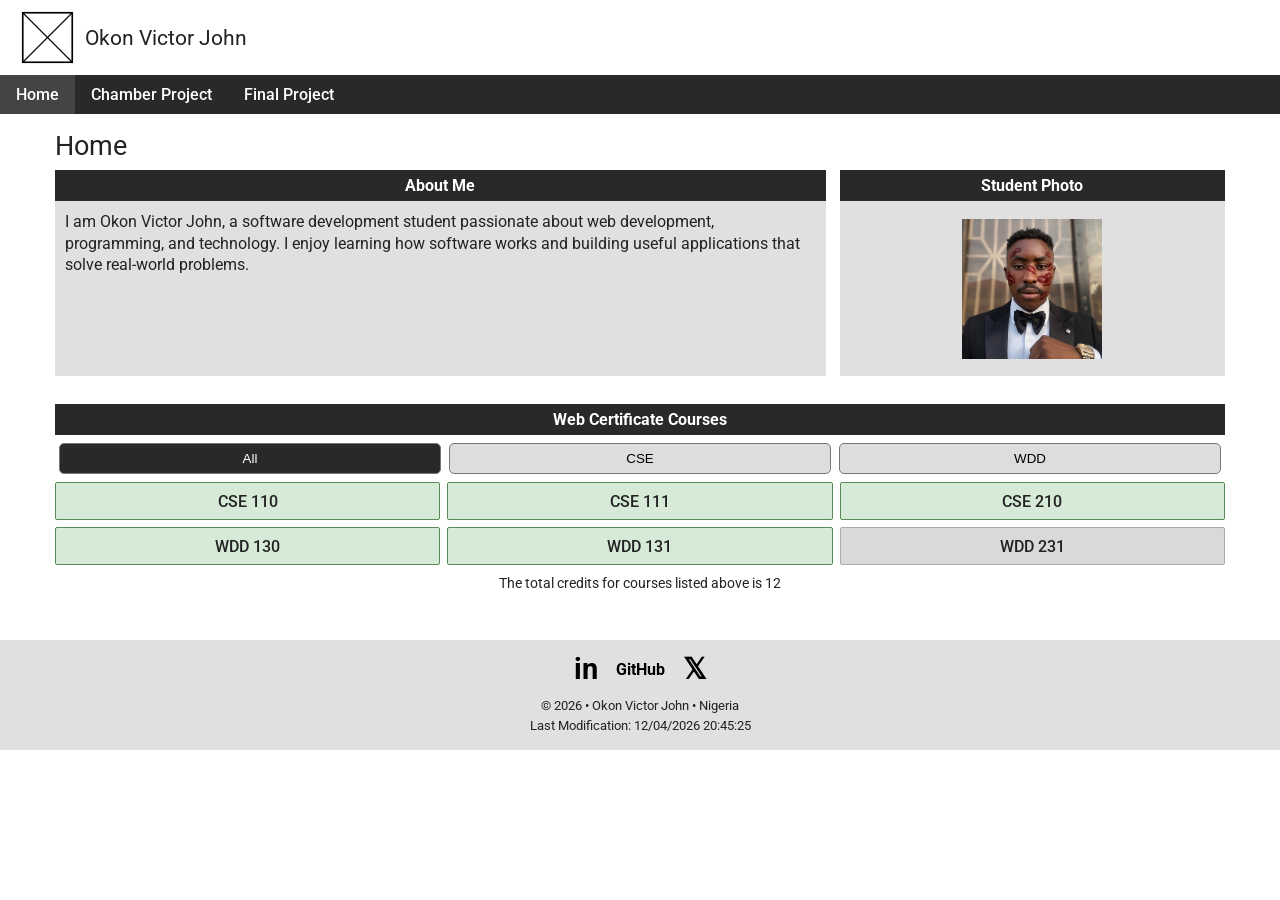
<file: index.html>
<!DOCTYPE html>
<html lang="en">
<head>
    <meta charset="UTF-8">

    <meta name="viewport" content="width=device-width, initial-scale=1.0">

    <meta
        name="description"
        content="WDD 231 Home Page for Okon Victor John, featuring web development courses and personal information."
    >

    <meta name="author" content="Okon Victor John">

    <title>WDD 231 - Web Frontend Development I</title>

    <!-- Google Font -->
    <link rel="preconnect" href="https://fonts.googleapis.com">
    <link rel="preconnect" href="https://fonts.gstatic.com" crossorigin>
    <link
        href="https://fonts.googleapis.com/css2?family=Roboto:wght@400;500;700&display=swap"
        rel="stylesheet"
    >

    <!-- CSS -->
    <link rel="stylesheet" href="styles/small.css">
    <link rel="stylesheet" href="styles/larger.css">

    <!-- JavaScript -->
    <script src="scripts/navigation.js" defer></script>
    <script src="scripts/getdates.js" defer></script>
    <script src="scripts/courses.js" defer></script>
</head>

<body>

    <header>
        <div class="site-brand">
            <img src="images/download.svg" alt="Site logo">
            <span>Okon Victor John</span>
        </div>

        <button id="menu-button" aria-label="Open navigation menu">
            ☰
        </button>
    </header>

    <nav id="navigation">
        <ul>
            <li>
                <a href="index.html" class="active">Home</a>
            </li>
            <li>
                <a href="chamber/index.html">Chamber Project</a>
            </li>
            <li>
                <a href="final/index.html">Final Project</a>
            </li>
        </ul>
    </nav>

    <main>
        <h1>Home</h1>

        <div class="home-grid">

            <section class="about">
                <h2>About Me</h2>

                <p>
                    I am Okon Victor John, a software development student
                    passionate about web development, programming, and
                    technology. I enjoy learning how software works and
                    building useful applications that solve real-world
                    problems.
                </p>
            </section>

            <section class="photo-section">
                <h2>Student Photo</h2>

                <div class="student-photo">
                    <img
                        src="images/profile.jpeg"
                        alt="Photo of Okon Victor John"
                    >
                </div>
            </section>

            <section class="courses">
                <h2>Web Certificate Courses</h2>

                <div class="course-buttons">
                    <button id="all" class="selected">All</button>
                    <button id="cse">CSE</button>
                    <button id="wdd">WDD</button>
                </div>

                <div id="course-container"></div>

                <p id="credits">
                    The total credits for courses listed above is 0
                </p>
            </section>

        </div>
    </main>

    <footer>

        <div class="social-links">

            <a
                href="https://www.linkedin.com/"
                target="_blank"
                rel="noopener noreferrer"
                aria-label="LinkedIn"
            >
                <span>in</span>
            </a>

            <a
                href="https://github.com/"
                target="_blank"
                rel="noopener noreferrer"
                aria-label="GitHub"
            >
                <span>GitHub</span>
            </a>

            <a
                href="https://x.com/"
                target="_blank"
                rel="noopener noreferrer"
                aria-label="X"
            >
                <span>𝕏</span>
            </a>

        </div>

        <p>
            © <span id="currentyear"></span> • Okon Victor John • Nigeria
        </p>

        <p id="lastModified"></p>

    </footer>

</body>
</html>
</file>
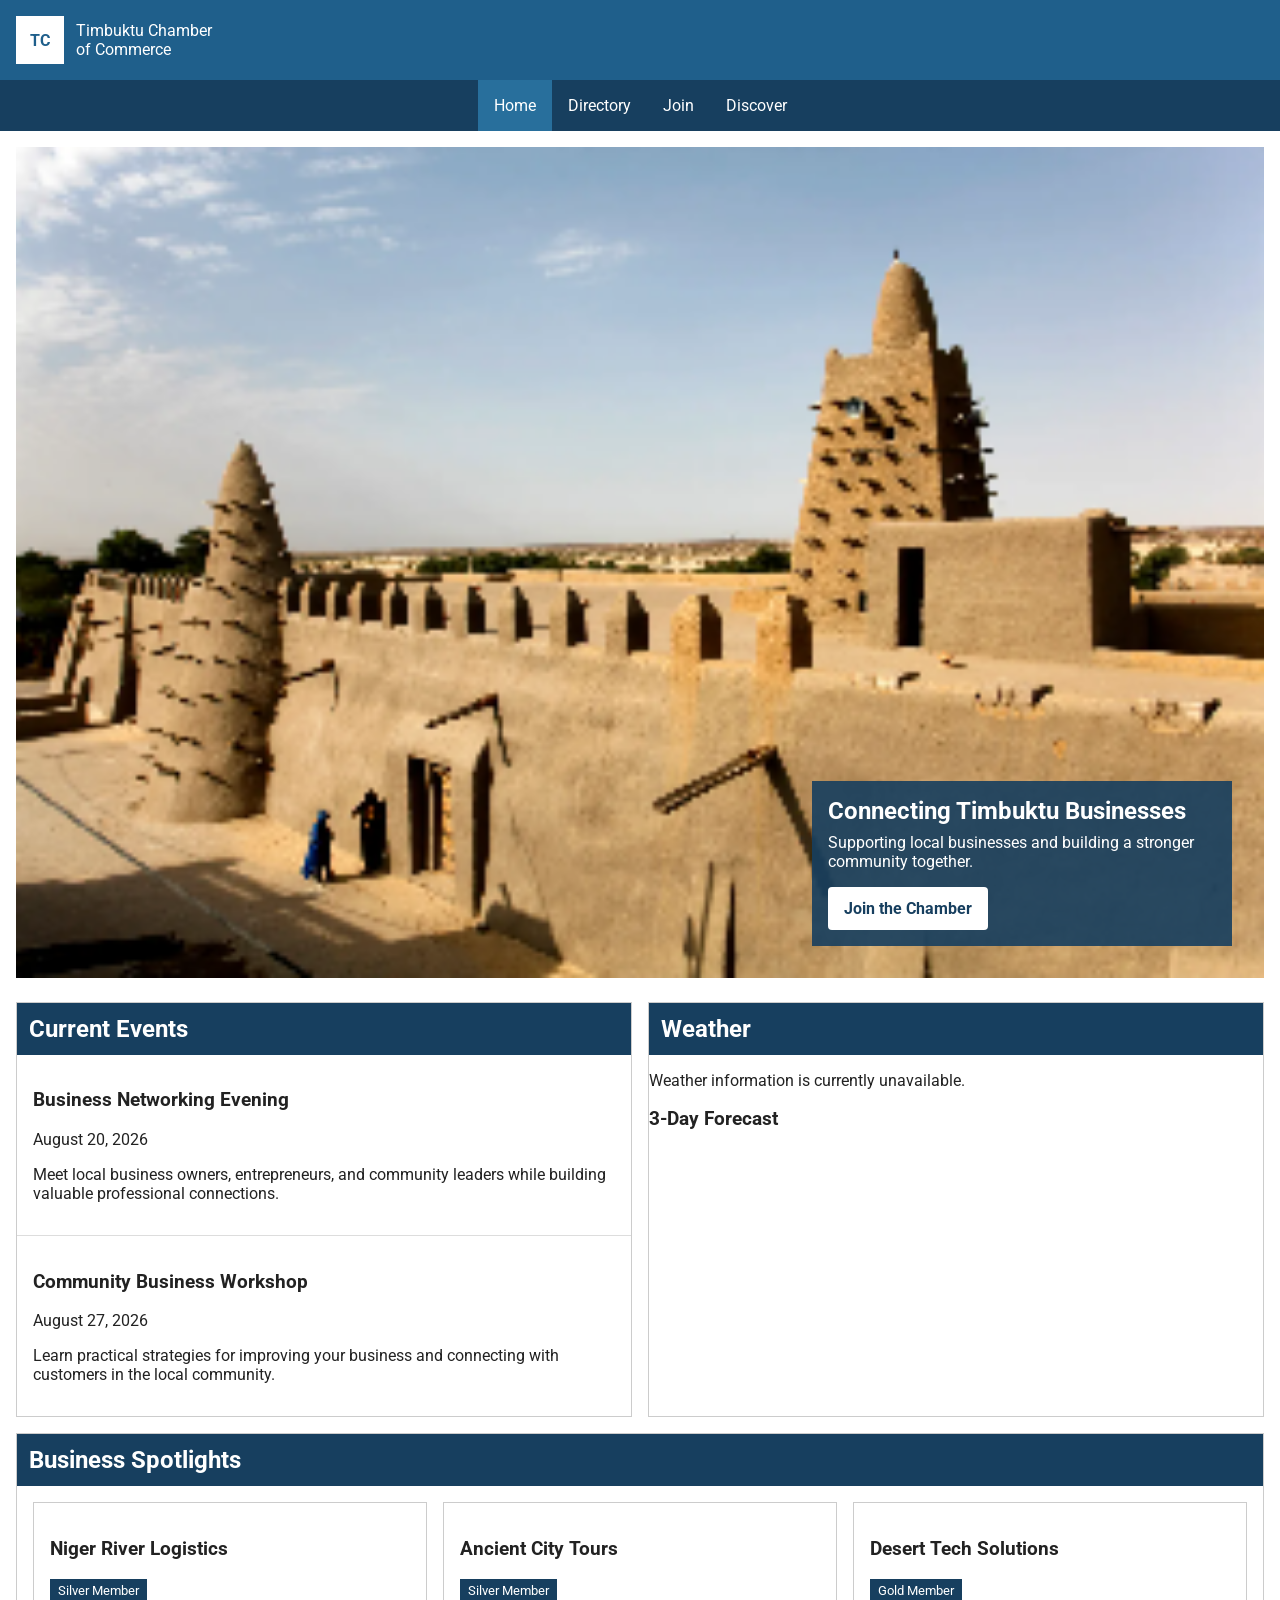
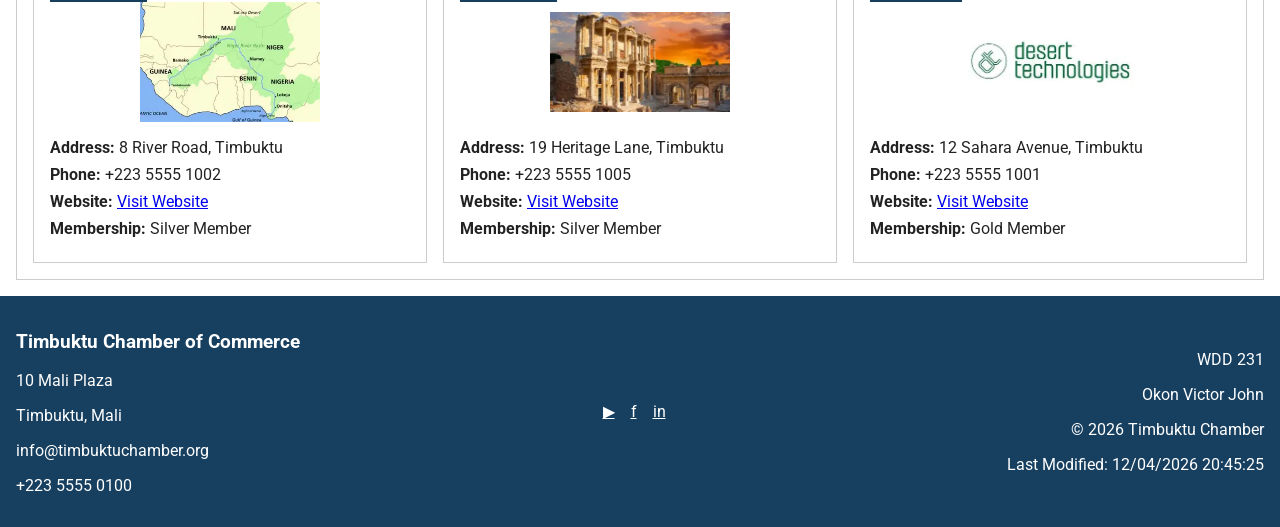
<file: chamber/index.html>
<!DOCTYPE html>
<html lang="en">
<head>
    <meta charset="UTF-8">

    <meta name="viewport" content="width=device-width, initial-scale=1.0">

    <title>Timbuktu Chamber of Commerce | Home</title>

    <meta
        name="description"
        content="Welcome to the Timbuktu Chamber of Commerce. Discover local businesses, events, community opportunities, and resources in Timbuktu."
    >

    <meta name="author" content="Okon Victor John">

    <!-- Favicon -->
    <link rel="icon" href="images/favicon.svg" type="image/svg+xml">

    <!-- Google Fonts -->
    <link rel="preconnect" href="https://fonts.googleapis.com">
    <link rel="preconnect" href="https://fonts.gstatic.com" crossorigin>
    <link
        href="https://fonts.googleapis.com/css2?family=Roboto:wght@400;500;700&display=swap"
        rel="stylesheet"
    >

    <!-- Open Graph -->
    <meta
        property="og:title"
        content="Timbuktu Chamber of Commerce"
    >

    <meta
        property="og:description"
        content="Connect with businesses and discover opportunities in Timbuktu."
    >

    <meta
        property="og:image"
        content="https://lilmuller.github.io/wdd231/chamber/images/hero.png"
    >

    <meta
        property="og:url"
        content="https://lilmuller.github.io/wdd231/chamber/index.html"
    >

    <meta property="og:type" content="website">

    <!-- CSS -->
    <link rel="stylesheet" href="styles/normalize.css">
    <link rel="stylesheet" href="styles/small.css">
    <link rel="stylesheet" href="styles/larger.css">

    <!-- JavaScript -->
    <script src="scripts/navigation.js" defer></script>
    <script src="scripts/home.js" defer></script>
    <script src="scripts/date.js" defer></script>
</head>

<body class="home-page">

<header>
    <div class="brand">
        <div class="logo">TC</div>

        <div>
            <span class="site-name">Timbuktu Chamber</span>
            <span class="site-subtitle">of Commerce</span>
        </div>
    </div>

    <button
        id="menu-button"
        aria-label="Open navigation menu"
        type="button"
    >
        ☰
    </button>
</header>

<nav id="navigation">
    <ul>
        <li>
            <a href="index.html" class="active">Home</a>
        </li>

        <li>
            <a href="directory.html">Directory</a>
        </li>

        <li>
            <a href="join.html">Join</a>
        </li>

        <li>
            <a href="discover.html">Discover</a>
        </li>
    </ul>
</nav>

<main>

    <!-- HERO -->
    <section class="hero">
        <img
            src="images/hero.png"
            alt="Timbuktu city and surrounding landscape"
        >

        <div class="hero-content">
            <h1>Connecting Timbuktu Businesses</h1>

            <p>
                Supporting local businesses and building a stronger
                community together.
            </p>

            <a class="cta-button" href="#">
                Join the Chamber
            </a>
        </div>
    </section>


    <!-- HOME INFORMATION -->
    <div class="home-grid">

        <!-- EVENTS -->
        <section class="home-section events">
            <h2>Current Events</h2>

            <article class="event">
                <h3>Business Networking Evening</h3>

                <p class="event-date">
                    August 20, 2026
                </p>

                <p>
                    Meet local business owners, entrepreneurs, and
                    community leaders while building valuable
                    professional connections.
                </p>
            </article>

            <article class="event">
                <h3>Community Business Workshop</h3>

                <p class="event-date">
                    August 27, 2026
                </p>

                <p>
                    Learn practical strategies for improving your
                    business and connecting with customers in the
                    local community.
                </p>
            </article>
        </section>


        <!-- WEATHER -->
        <section class="home-section weather">
            <h2>Weather</h2>

            <div id="current-weather">
                <p>Loading current weather...</p>
            </div>

            <h3>3-Day Forecast</h3>

            <div id="forecast"></div>
        </section>


        <!-- SPOTLIGHTS -->
        <section class="home-section spotlights">
            <h2>Business Spotlights</h2>

            <div id="spotlight-container">
                <p>Loading business spotlights...</p>
            </div>
        </section>

    </div>

</main>

<footer>

    <div class="contact">
        <h3>Timbuktu Chamber of Commerce</h3>

        <p>10 Mali Plaza</p>
        <p>Timbuktu, Mali</p>
        <p>info@timbuktuchamber.org</p>
        <p>+223 5555 0100</p>
    </div>

    <div class="social">
        <a href="#" aria-label="YouTube">▶</a>
        <a href="#" aria-label="Facebook">f</a>
        <a href="#" aria-label="LinkedIn">in</a>
    </div>

    <div class="development">
        <p>WDD 231</p>

        <p>Okon Victor John</p>

        <p>
            © <span id="currentyear"></span>
            Timbuktu Chamber
        </p>

        <p id="lastModified"></p>
    </div>

</footer>

</body>
</html>
</file>
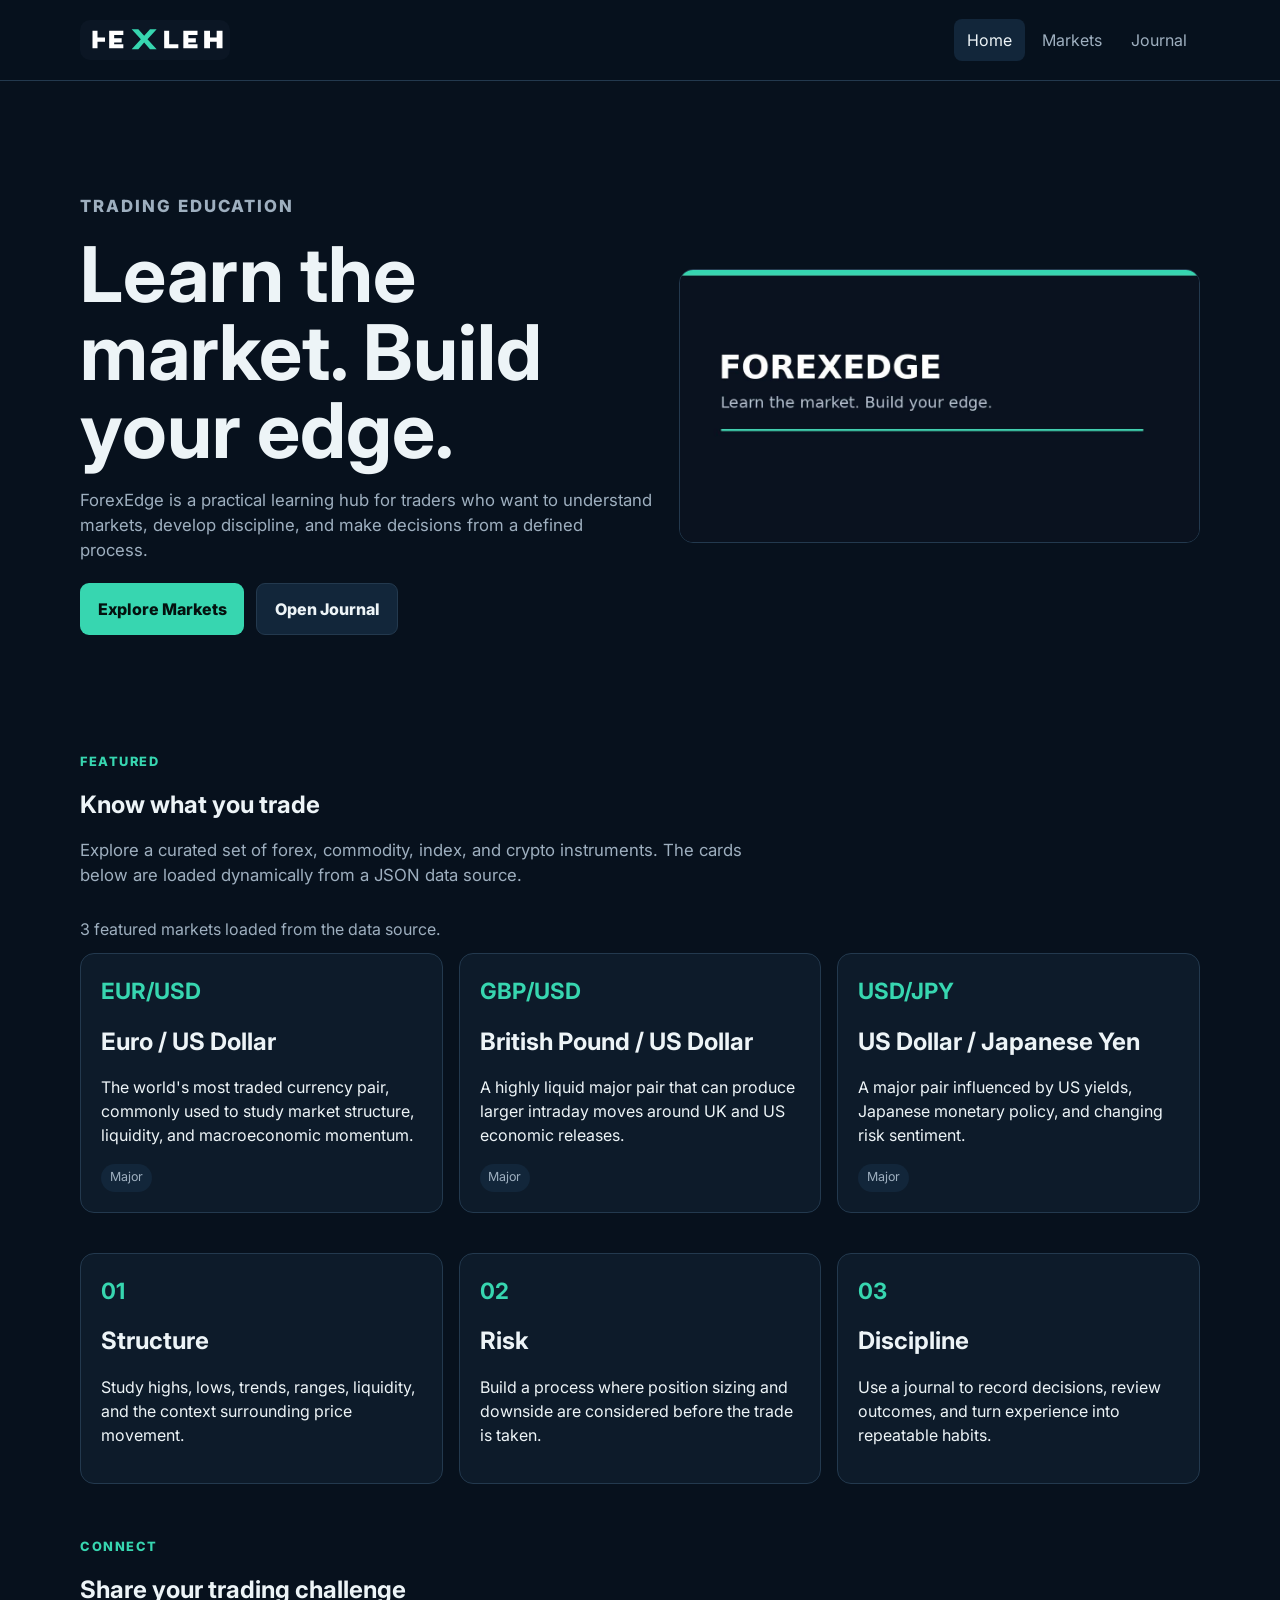
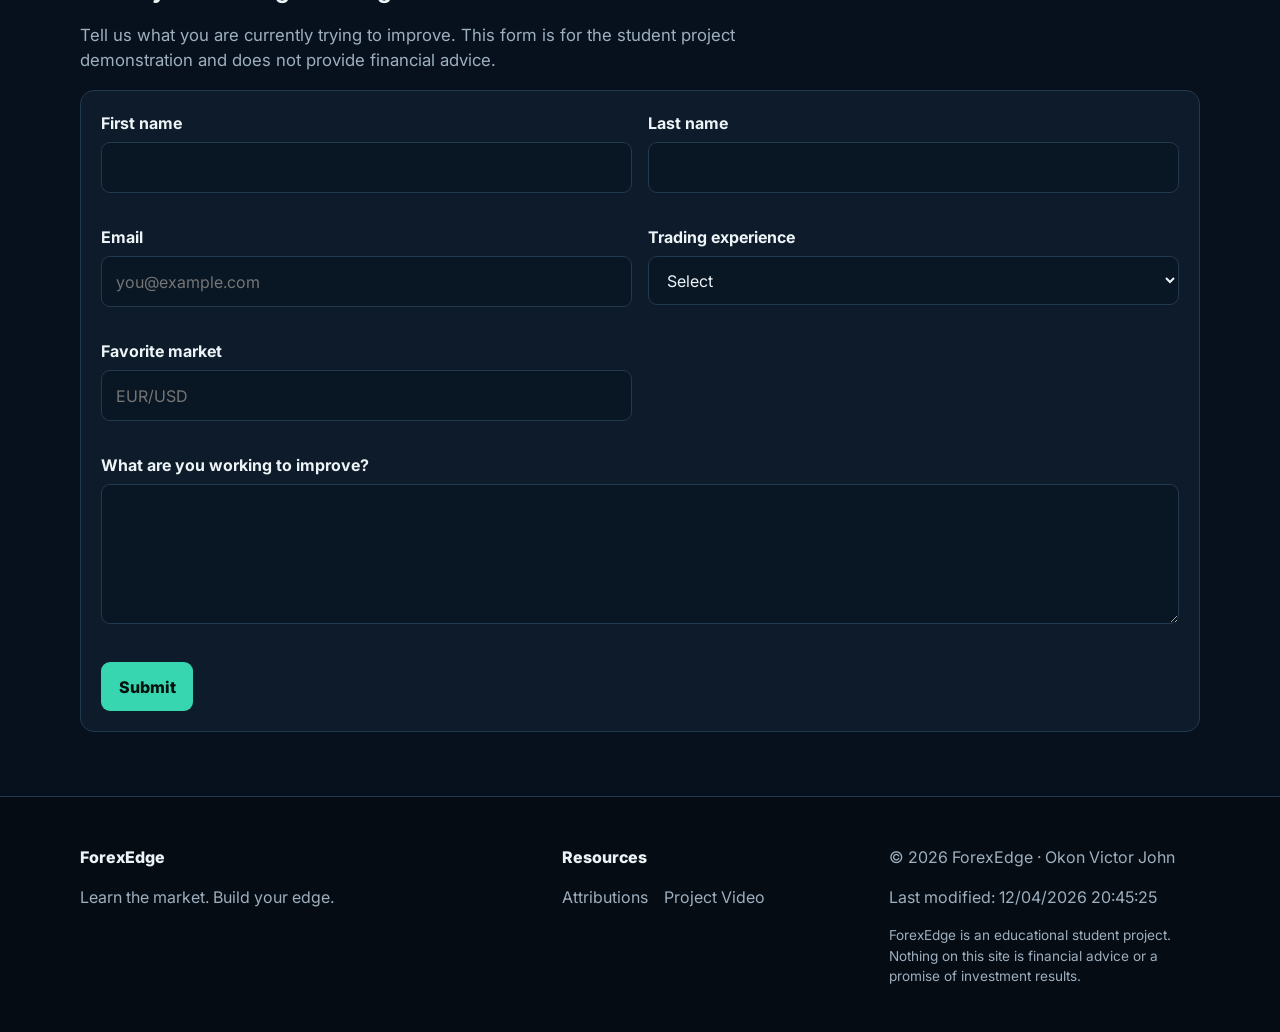
<file: final/index.html>
<!DOCTYPE html>
<html lang="en">
<head>
  <meta charset="UTF-8">

  <meta name="viewport" content="width=device-width, initial-scale=1.0">

  <title>ForexEdge | Learn the Market. Build Your Edge.</title>

  <meta name="description" content="ForexEdge is an educational trading resource for learning forex markets, market structure, risk management, and disciplined trading.">

  <meta name="author" content="Okon Victor John">

  <link rel="icon" href="images/favicon.svg" type="image/svg+xml">

  <link rel="preconnect" href="https://fonts.googleapis.com">
  <link rel="preconnect" href="https://fonts.gstatic.com" crossorigin>
  <link href="https://fonts.googleapis.com/css2?family=Inter:wght@400;500;600;700;800&display=swap" rel="stylesheet">

  <meta property="og:title" content="ForexEdge | Learn the Market. Build Your Edge.">

  <meta property="og:description" content="ForexEdge is an educational trading resource for learning forex markets, market structure, risk management, and disciplined trading.">

  <meta property="og:image" content="https://lilmuller.github.io/wdd231/final/images/social-preview.jpg">

  <meta property="og:url" content="https://lilmuller.github.io/wdd231/final/index.html">
  
  <meta property="og:type" content="website">
    
  <link rel="stylesheet" href="styles/normalize.css">
  <link rel="stylesheet" href="styles/small.css">
  <link rel="stylesheet" href="styles/larger.css">

  <script src="scripts/main.js" defer></script>
  <script type="module" src="scripts/home.js"></script>
</head>

<body data-page="home">
  <a class="skip-link" href="#main-content">Skip to main content</a>
  <header class="site-header">
    <div class="container header-inner">
      <a class="brand" href="index.html" aria-label="ForexEdge home">
        <img src="images/logo.svg" alt="ForexEdge">
      </a>
      <button id="menu-button" class="menu-button" type="button" aria-controls="primary-nav" aria-expanded="false">
        ☰ <span class="visually-hidden">Menu</span>
      </button>
      <nav id="primary-nav" class="primary-nav" aria-label="Main navigation">
        <ul>
          <li><a href="index.html" data-page="home">Home</a></li>
          <li><a href="market.html" data-page="market">Markets</a></li>
          <li><a href="journal.html" data-page="journal">Journal</a></li>
        </ul>
      </nav>
    </div>
  </header>
  <main id="main-content">
    <div class="container">
      <section class="hero">
        <div class="hero-copy">
          <p class="eyebrow">Trading education</p>
          <h1>Learn the market. Build your edge.</h1>
          <p>ForexEdge is a practical learning hub for traders who want to understand markets, develop discipline, and make decisions from a defined process.</p>
          <div class="button-row">
            <a class="button" href="market.html">Explore Markets</a>
            <a class="button secondary" href="journal.html">Open Journal</a>
          </div>
        </div>
        <div class="hero-art">
          <img src="images/social-preview.jpg" alt="ForexEdge trading education graphic" width="1200" height="630">
        </div>
      </section>

      <section class="section">
        <div class="section-heading">
          <div>
            <p class="eyebrow">Featured</p>
            <h2>Know what you trade</h2>
            <p class="section-intro">Explore a curated set of forex, commodity, index, and crypto instruments. The cards below are loaded dynamically from a JSON data source.</p>
          </div>
        </div>
        <p id="featured-status" class="status">Loading featured markets...</p>
        <div id="featured-markets" class="card-grid three"></div>
      </section>

      <section class="section">
        <div class="card-grid three">
          <article class="feature-card">
            <strong>01</strong>
            <h2>Structure</h2>
            <p>Study highs, lows, trends, ranges, liquidity, and the context surrounding price movement.</p>
          </article>
          <article class="feature-card">
            <strong>02</strong>
            <h2>Risk</h2>
            <p>Build a process where position sizing and downside are considered before the trade is taken.</p>
          </article>
          <article class="feature-card">
            <strong>03</strong>
            <h2>Discipline</h2>
            <p>Use a journal to record decisions, review outcomes, and turn experience into repeatable habits.</p>
          </article>
        </div>
        
      </section>

  <section class="section">
    <div class="section-heading">
      <div>
        <p class="eyebrow">Connect</p>
        <h2>Share your trading challenge</h2>
        <p class="section-intro">Tell us what you are currently trying to improve. This form is for the student project demonstration and does not provide financial advice.</p>
      </div>
    </div>
    <form class="form-card" method="get" action="thankyou.html">
      <div class="form-layout">
        <div class="form-field">
          <label for="firstName">First name</label>
          <input id="firstName" name="firstName" autocomplete="given-name" required>
        </div>
        <div class="form-field">
          <label for="lastName">Last name</label>
          <input id="lastName" name="lastName" autocomplete="family-name" required>
        </div>
        <div class="form-field">
          <label for="email">Email</label>
          <input id="email" name="email" type="email" autocomplete="email" placeholder="you@example.com" required>
        </div>
        <div class="form-field">
          <label for="experience">Trading experience</label>
          <select id="experience" name="experience" required>
            <option value="">Select</option>
            <option>Beginner</option>
            <option>Intermediate</option>
            <option>Advanced</option>
          </select>
        </div>
        <div class="form-field">
          <label for="market">Favorite market</label>
          <input id="market" name="market" placeholder="EUR/USD">
        </div>
        <div class="form-field full">
          <label for="message">What are you working to improve?</label>
          <textarea id="message" name="message" required></textarea>
        </div>
        <div class="full">
          <button class="button" type="submit">Submit</button>
        </div>
      </div>
    </form>
  </section>

    </div>
  </main>
  <footer class="site-footer">
    <div class="container footer-grid">
      <div>
        <p class="footer-title">ForexEdge</p>
        <p>Learn the market. Build your edge.</p>
      </div>
      <div>
        <p class="footer-title">Resources</p>
        <div class="footer-links">
          <a href="attributions.html">Attributions</a>
          <a href="https://YOUR-VIDEO-LINK.example" target="_blank" rel="noopener">Project Video</a>
        </div>
      </div>
      <div>
        <p>© <span id="currentyear"></span> ForexEdge · Okon Victor John</p>
        <p>Last modified: <span id="lastModified"></span></p>
        <p class="disclaimer">ForexEdge is an educational student project. Nothing on this site is financial advice or a promise of investment results.</p>
      </div>
    </div>
  </footer>
</body>
</html>
</file>
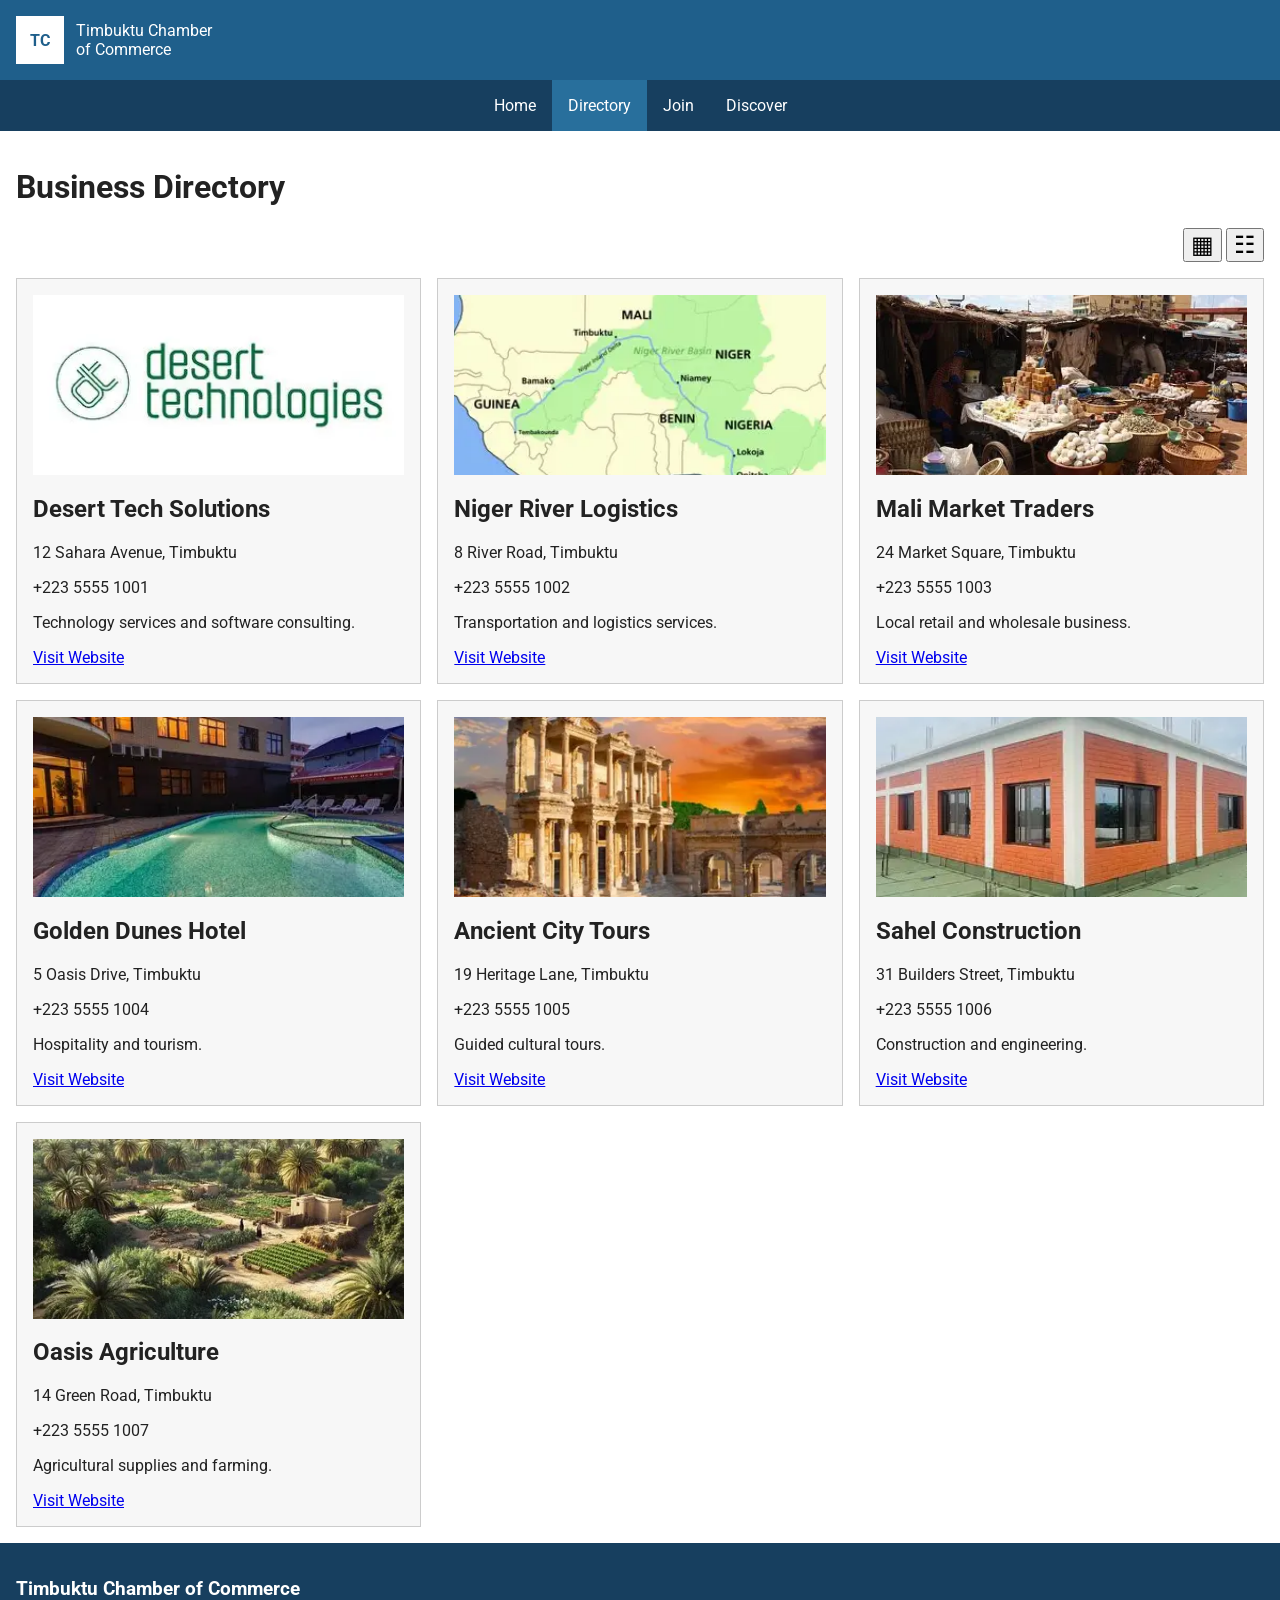
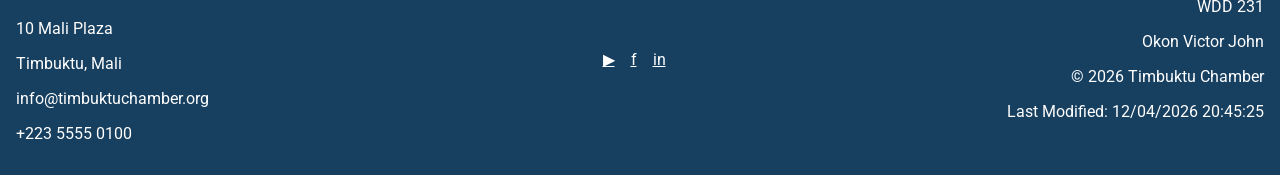
<file: chamber/directory.html>
<!DOCTYPE html>
<html lang="en">
<head>
    <meta charset="UTF-8">

    <meta name="viewport" content="width=device-width, initial-scale=1.0">

    <title>Timbuktu Chamber of Commerce | Business Directory</title>

    <meta
        name="description"
        content="Directory of businesses and members of the Timbuktu Chamber of Commerce."
    >

    <meta name="author" content="Okon Victor John">

    <link rel="icon" href="images/favicon.svg" type="image/svg+xml">

    <!-- Google Fonts -->
    <link rel="preconnect" href="https://fonts.googleapis.com">
    <link rel="preconnect" href="https://fonts.gstatic.com" crossorigin>
    <link
        href="https://fonts.googleapis.com/css2?family=Roboto:wght@400;500;700&display=swap"
        rel="stylesheet"
    >

    <!-- Open Graph -->
    <meta property="og:title" content="Timbuktu Chamber of Commerce">
    <meta
        property="og:description"
        content="Explore local businesses and members of the Timbuktu Chamber of Commerce."
    >
    <meta
        property="og:image"
        content="https://lilmuller.github.io/wdd231/chamber/images/favicon.svg"
    >
    <meta
        property="og:url"
        content="https://lilmuller.github.io/wdd231/chamber/directory.html"
    >
    <meta property="og:type" content="website">

    <link rel="stylesheet" href="styles/normalize.css">
    <link rel="stylesheet" href="styles/small.css">
    <link rel="stylesheet" href="styles/larger.css">

    <script src="scripts/navigation.js" defer></script>
    <script src="scripts/directory.js" defer></script>
    <script src="scripts/date.js" defer></script>
</head>

<body>

<header>
    <div class="brand">
        <div class="logo">TC</div>

        <div>
            <span class="site-name">Timbuktu Chamber</span>
            <span class="site-subtitle">of Commerce</span>
        </div>
    </div>

    <button id="menu-button" aria-label="Open navigation">☰</button>
</header>

<nav id="navigation">
    <ul>
        <li><a href="index.html">Home</a></li>
        <li><a href="directory.html" class="active">Directory</a></li>
        <li><a href="join.html">Join</a></li>
        <li><a href="discover.html">Discover</a></li>
    </ul>
</nav>

<main>
    <h1>Business Directory</h1>

    <div class="view-buttons">
        <button id="grid-view" aria-label="Grid view">▦</button>
        <button id="list-view" aria-label="List view">☷</button>
    </div>

    <section id="members" class="grid"></section>
</main>

<footer>
    <div class="contact">
        <h3>Timbuktu Chamber of Commerce</h3>
        <p>10 Mali Plaza</p>
        <p>Timbuktu, Mali</p>
        <p>info@timbuktuchamber.org</p>
        <p>+223 5555 0100</p>
    </div>

    <div class="social">
        <a href="#" aria-label="YouTube">▶</a>
        <a href="#" aria-label="Facebook">f</a>
        <a href="#" aria-label="LinkedIn">in</a>
    </div>

    <div class="development">
        <p>WDD 231</p>
        <p>Okon Victor John</p>
        <p>© <span id="currentyear"></span> Timbuktu Chamber</p>
        <p id="lastModified"></p>
    </div>
</footer>

</body>
</html>
</file>
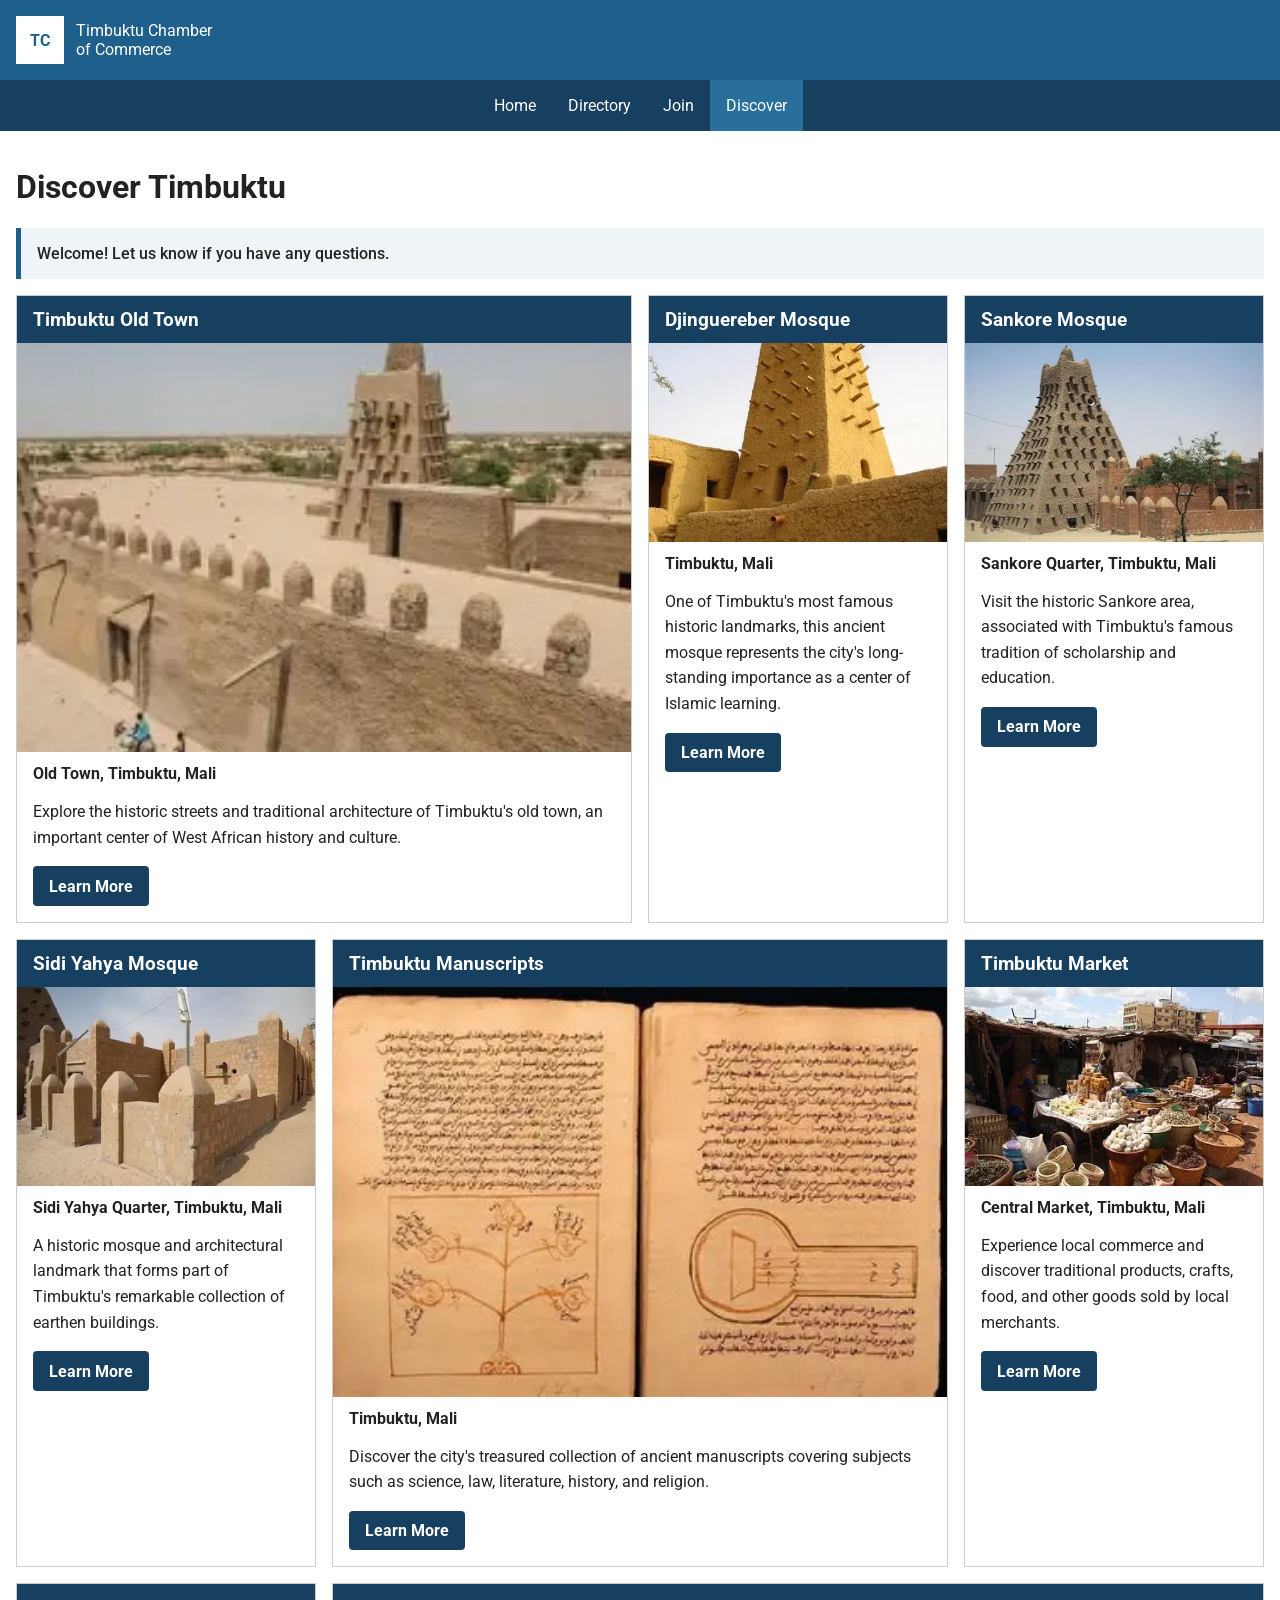
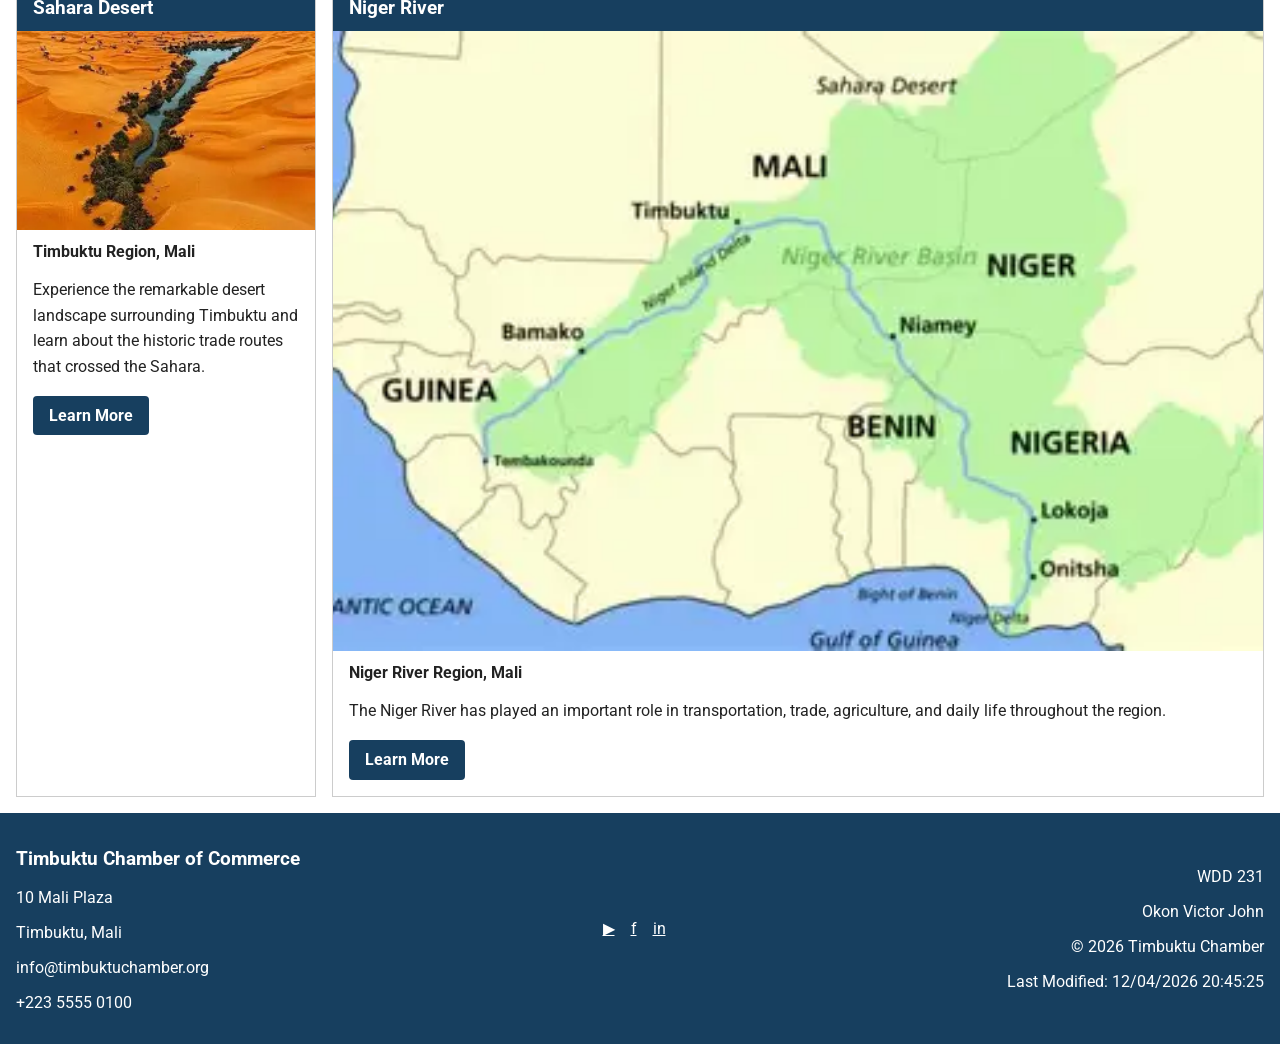
<file: chamber/discover.html>
<!DOCTYPE html>
<html lang="en">

<head>
    <meta charset="UTF-8">

    <meta
        name="viewport"
        content="width=device-width, initial-scale=1.0"
    >

    <title>Discover | Timbuktu Chamber of Commerce</title>

    <meta
        name="description"
        content="Discover historic landmarks, cultural attractions, businesses, and places of interest in Timbuktu, Mali."
    >

    <meta
        name="author"
        content="Okon Victor John"
    >

    <link
        rel="icon"
        href="images/favicon.svg"
        type="image/svg+xml"
    >

    <link
        rel="preconnect"
        href="https://fonts.googleapis.com"
    >

    <link
        rel="preconnect"
        href="https://fonts.gstatic.com"
        crossorigin
    >

    <link
        href="https://fonts.googleapis.com/css2?family=Roboto:wght@400;500;700&display=swap"
        rel="stylesheet"
    >

    <link
        rel="stylesheet"
        href="styles/normalize.css"
    >

    <link
        rel="stylesheet"
        href="styles/small.css"
    >

    <link
        rel="stylesheet"
        href="styles/medium.css"
    >

    <link
        rel="stylesheet"
        href="styles/larger.css"
    >

    <script
        src="scripts/navigation.js"
        defer
    ></script>

    <script
        src="scripts/date.js"
        defer
    ></script>

    <script
        src="scripts/discover.js"
        type="module"
    ></script>

    <!-- Open Graph / Facebook -->
    <meta
        property="og:title"
        content="Discover Timbuktu | Chamber of Commerce"
    >

    <meta
        property="og:description"
        content="Explore historic landmarks, cultural attractions, local businesses, and fascinating places to visit in Timbuktu, Mali."
    >

    <meta
        property="og:image"
        content="https://lilmuller.github.io/wdd231/chamber/images/hero.png"
    >

    <meta
        property="og:url"
        content="https://lilmuller.github.io/wdd231/chamber/discover.html"
    >
</head>


<body>
    <header>
        <div class="brand">
            <div class="logo">TC</div>

            <div>
                <span class="site-name">Timbuktu Chamber</span>
                <span class="site-subtitle">of Commerce</span>
            </div>
        </div>

        <button
            id="menu-button"
            aria-label="Open navigation menu"
            type="button"
        >
            ☰
        </button>
    </header>


    <nav id="navigation">
        <ul>
            <li>
                <a href="index.html">Home</a>
            </li>

            <li>
                <a href="directory.html">Directory</a>
            </li>

            <li>
                <a href="join.html">Join</a>
            </li>

            <li>
                <a href="discover.html" class="active">Discover</a>
            </li>
        </ul>
    </nav>


    <!-- DISCOVER CONTENT -->
    <main class="discover-page">

        <h1>Discover Timbuktu</h1>

        <section
            id="visit-message"
            class="visit-message"
            aria-live="polite"
        ></section>

        <section
            id="discover-grid"
            class="discover-grid"
            aria-label="Places of interest in Timbuktu"
        >
            <!-- JavaScript creates the eight cards here -->
        </section>

    </main>


    <footer>

        <div class="contact">
            <h3>Timbuktu Chamber of Commerce</h3>

            <p>10 Mali Plaza</p>
            <p>Timbuktu, Mali</p>
            <p>info@timbuktuchamber.org</p>
            <p>+223 5555 0100</p>
        </div>

        <div class="social">
            <a href="#" aria-label="YouTube">▶</a>
            <a href="#" aria-label="Facebook">f</a>
            <a href="#" aria-label="LinkedIn">in</a>
        </div>

        <div class="development">
            <p>WDD 231</p>

            <p>Okon Victor John</p>

            <p>
                © <span id="currentyear"></span>
                Timbuktu Chamber
            </p>

            <p id="lastModified"></p>
        </div>

    </footer>

</body>

</html>
</file>
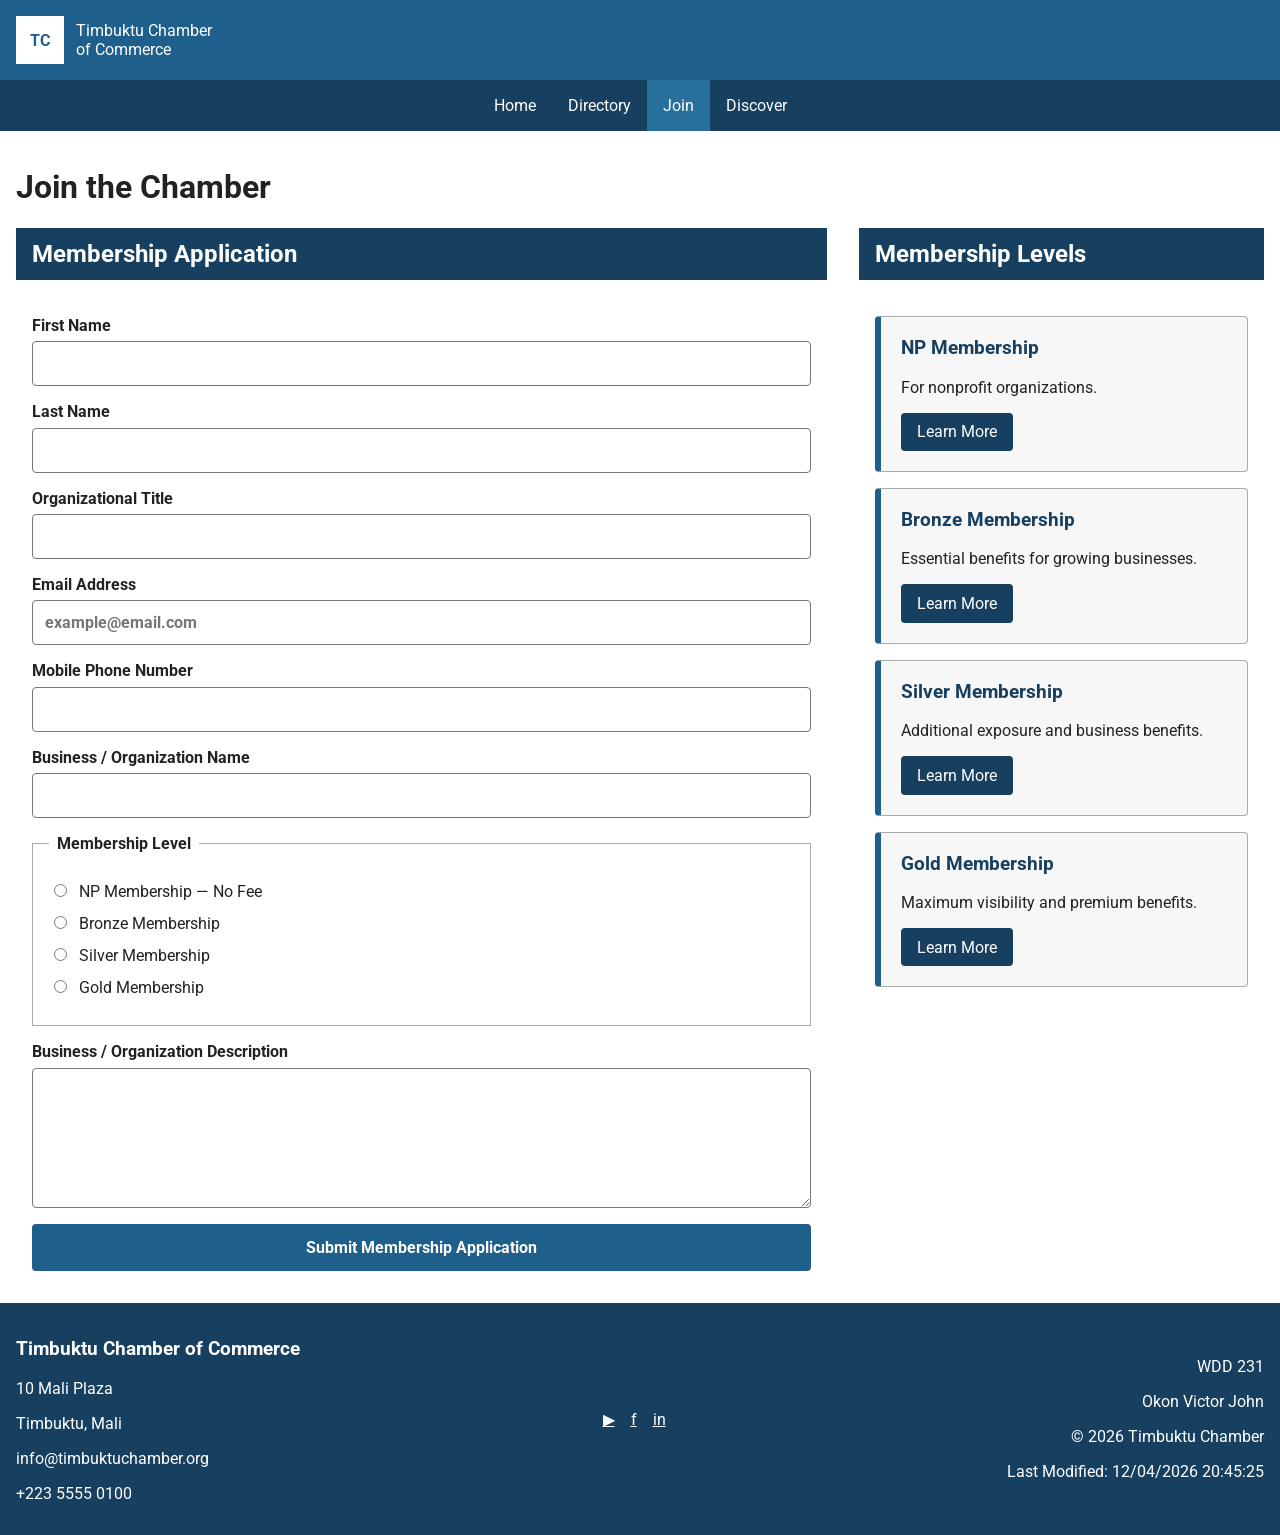
<file: chamber/join.html>
<!DOCTYPE html>
<html lang="en">
<head>
    <meta charset="UTF-8">

    <meta name="viewport" content="width=device-width, initial-scale=1.0">

    <title>Join | Timbuktu Chamber of Commerce</title>

    <meta
        name="description"
        content="Join the Timbuktu Chamber of Commerce and connect your organization with local businesses and community opportunities."
    >

    <meta name="author" content="Okon Victor John">

    <link rel="icon" href="images/favicon.svg" type="image/svg+xml">

    <!-- Google Fonts -->
    <link rel="preconnect" href="https://fonts.googleapis.com">
    <link rel="preconnect" href="https://fonts.gstatic.com" crossorigin>
    <link
        href="https://fonts.googleapis.com/css2?family=Roboto:wght@400;500;700&display=swap"
        rel="stylesheet"
    >

    <!-- Open Graph -->
    <meta
        property="og:title"
        content="Join the Timbuktu Chamber of Commerce"
    >

    <meta
        property="og:description"
        content="Become a member of the Timbuktu Chamber of Commerce."
    >

    <meta
        property="og:image"
        content="https://lilmuller.github.io/wdd231/chamber/images/hero.png"
    >

    <meta
        property="og:url"
        content="https://lilmuller.github.io/wdd231/chamber/join.html"
    >

    <meta property="og:type" content="website">

    <!-- Existing Chamber CSS -->
    <link rel="stylesheet" href="styles/normalize.css">
    <link rel="stylesheet" href="styles/small.css">
    <link rel="stylesheet" href="styles/larger.css">

    <!-- Existing JavaScript -->
    <script src="scripts/navigation.js" defer></script>
    <script src="scripts/date.js" defer></script>

    <!-- Join JavaScript -->
    <script src="scripts/join.js" defer></script>
</head>

<body class="join-page">

<header>
    <div class="brand">
        <div class="logo">TC</div>

        <div>
            <span class="site-name">Timbuktu Chamber</span>
            <span class="site-subtitle">of Commerce</span>
        </div>
    </div>

    <button
        id="menu-button"
        aria-label="Open navigation menu"
        type="button"
    >
        ☰
    </button>
</header>

<nav id="navigation">
    <ul>
        <li>
            <a href="index.html">Home</a>
        </li>

        <li>
            <a href="directory.html">Directory</a>
        </li>

        <li>
            <a href="join.html" class="active">Join</a>
        </li>

        <li>
            <a href="discover.html">Discover</a>
        </li>
    </ul>
</nav>

<main>

    <h1>Join the Chamber</h1>

    <div class="join-layout">

        <!-- FORM -->
        <section class="membership-form-section">

            <h2>Membership Application</h2>

            <form
                method="get"
                action="thankyou.html"
            >

                <label for="firstName">
                    First Name
                    <input
                        type="text"
                        id="firstName"
                        name="firstName"
                        title="Enter your first name."
                        autocomplete="given-name"
                        required
                    >
                </label>


                <label for="lastName">
                    Last Name
                    <input
                        type="text"
                        id="lastName"
                        name="lastName"
                        title="Enter your last name."
                        autocomplete="family-name"
                        required
                    >
                </label>


                <label for="organizationTitle">
                    Organizational Title
                    <input
                        type="text"
                        id="organizationTitle"
                        name="organizationTitle"
                        title="Enter your organizational title using at least seven characters. Only letters, spaces, and hyphens are allowed."
                        autocomplete="organization-title"
                        pattern="[A-Za-zÀ-ÿ\s-]{7,}"
                    >
                </label>


                <label for="email">
                    Email Address
                    <input
                        type="email"
                        id="email"
                        name="email"
                        title="Enter your email address."
                        autocomplete="email"
                        placeholder="example@email.com"
                        required
                    >
                </label>


                <label for="phone">
                    Mobile Phone Number
                    <input
                        type="tel"
                        id="phone"
                        name="phone"
                        title="Enter your mobile phone number."
                        autocomplete="tel"
                        required
                    >
                </label>


                <label for="organization">
                    Business / Organization Name
                    <input
                        type="text"
                        id="organization"
                        name="organization"
                        title="Enter your business or organization name."
                        autocomplete="organization"
                        required
                    >
                </label>


                <fieldset>

                    <legend>Membership Level</legend>

                    <label>
                        <input
                            type="radio"
                            name="membership"
                            value="np"
                            required
                        >
                        NP Membership — No Fee
                    </label>

                    <label>
                        <input
                            type="radio"
                            name="membership"
                            value="bronze"
                        >
                        Bronze Membership
                    </label>

                    <label>
                        <input
                            type="radio"
                            name="membership"
                            value="silver"
                        >
                        Silver Membership
                    </label>

                    <label>
                        <input
                            type="radio"
                            name="membership"
                            value="gold"
                        >
                        Gold Membership
                    </label>

                </fieldset>


                <label for="description">
                    Business / Organization Description

                    <textarea
                        id="description"
                        name="description"
                        title="Describe your business or organization."
                        rows="6"
                    ></textarea>
                </label>


                <input
                    type="hidden"
                    id="timestamp"
                    name="timestamp"
                >


                <input
                    type="submit"
                    value="Submit Membership Application"
                >

            </form>

        </section>


        <!-- MEMBERSHIP CARDS -->
        <section class="membership-levels">

            <h2>Membership Levels</h2>


            <article class="membership-card">

                <h3>NP Membership</h3>

                <p>For nonprofit organizations.</p>

                <button
                    type="button"
                    class="modal-button"
                    data-modal="np-modal"
                >
                    Learn More
                </button>

            </article>


            <article class="membership-card">

                <h3>Bronze Membership</h3>

                <p>Essential benefits for growing businesses.</p>

                <button
                    type="button"
                    class="modal-button"
                    data-modal="bronze-modal"
                >
                    Learn More
                </button>

            </article>


            <article class="membership-card">

                <h3>Silver Membership</h3>

                <p>Additional exposure and business benefits.</p>

                <button
                    type="button"
                    class="modal-button"
                    data-modal="silver-modal"
                >
                    Learn More
                </button>

            </article>


            <article class="membership-card">

                <h3>Gold Membership</h3>

                <p>Maximum visibility and premium benefits.</p>

                <button
                    type="button"
                    class="modal-button"
                    data-modal="gold-modal"
                >
                    Learn More
                </button>

            </article>

        </section>

    </div>

</main>


<!-- MODALS -->

<dialog id="np-modal">

    <h2>NP Membership Benefits</h2>

    <ul>
        <li>No membership fee</li>
        <li>Access to chamber networking events</li>
        <li>Community resources</li>
        <li>Nonprofit organization support</li>
    </ul>

    <button class="close-modal" type="button">
        Close
    </button>

</dialog>


<dialog id="bronze-modal">

    <h2>Bronze Membership Benefits</h2>

    <ul>
        <li>All NP membership benefits</li>
        <li>Business networking opportunities</li>
        <li>Training workshops</li>
        <li>Event participation discounts</li>
    </ul>

    <button class="close-modal" type="button">
        Close
    </button>

</dialog>


<dialog id="silver-modal">

    <h2>Silver Membership Benefits</h2>

    <ul>
        <li>All Bronze membership benefits</li>
        <li>Advertising opportunities</li>
        <li>Additional event discounts</li>
        <li>Priority networking opportunities</li>
        <li>Business spotlight opportunities</li>
    </ul>

    <button class="close-modal" type="button">
        Close
    </button>

</dialog>


<dialog id="gold-modal">

    <h2>Gold Membership Benefits</h2>

    <ul>
        <li>All Silver membership benefits</li>
        <li>Premium advertising</li>
        <li>Home page spotlight opportunities</li>
        <li>Premium event placement</li>
        <li>Exclusive networking events</li>
        <li>Priority training opportunities</li>
    </ul>

    <button class="close-modal" type="button">
        Close
    </button>

</dialog>


<footer>

    <div class="contact">
        <h3>Timbuktu Chamber of Commerce</h3>

        <p>10 Mali Plaza</p>
        <p>Timbuktu, Mali</p>
        <p>info@timbuktuchamber.org</p>
        <p>+223 5555 0100</p>
    </div>

    <div class="social">
        <a href="#" aria-label="YouTube">▶</a>
        <a href="#" aria-label="Facebook">f</a>
        <a href="#" aria-label="LinkedIn">in</a>
    </div>

    <div class="development">
        <p>WDD 231</p>

        <p>Okon Victor John</p>

        <p>
            © <span id="currentyear"></span>
            Timbuktu Chamber
        </p>

        <p id="lastModified"></p>
    </div>

</footer>

</body>
</html>
</file>
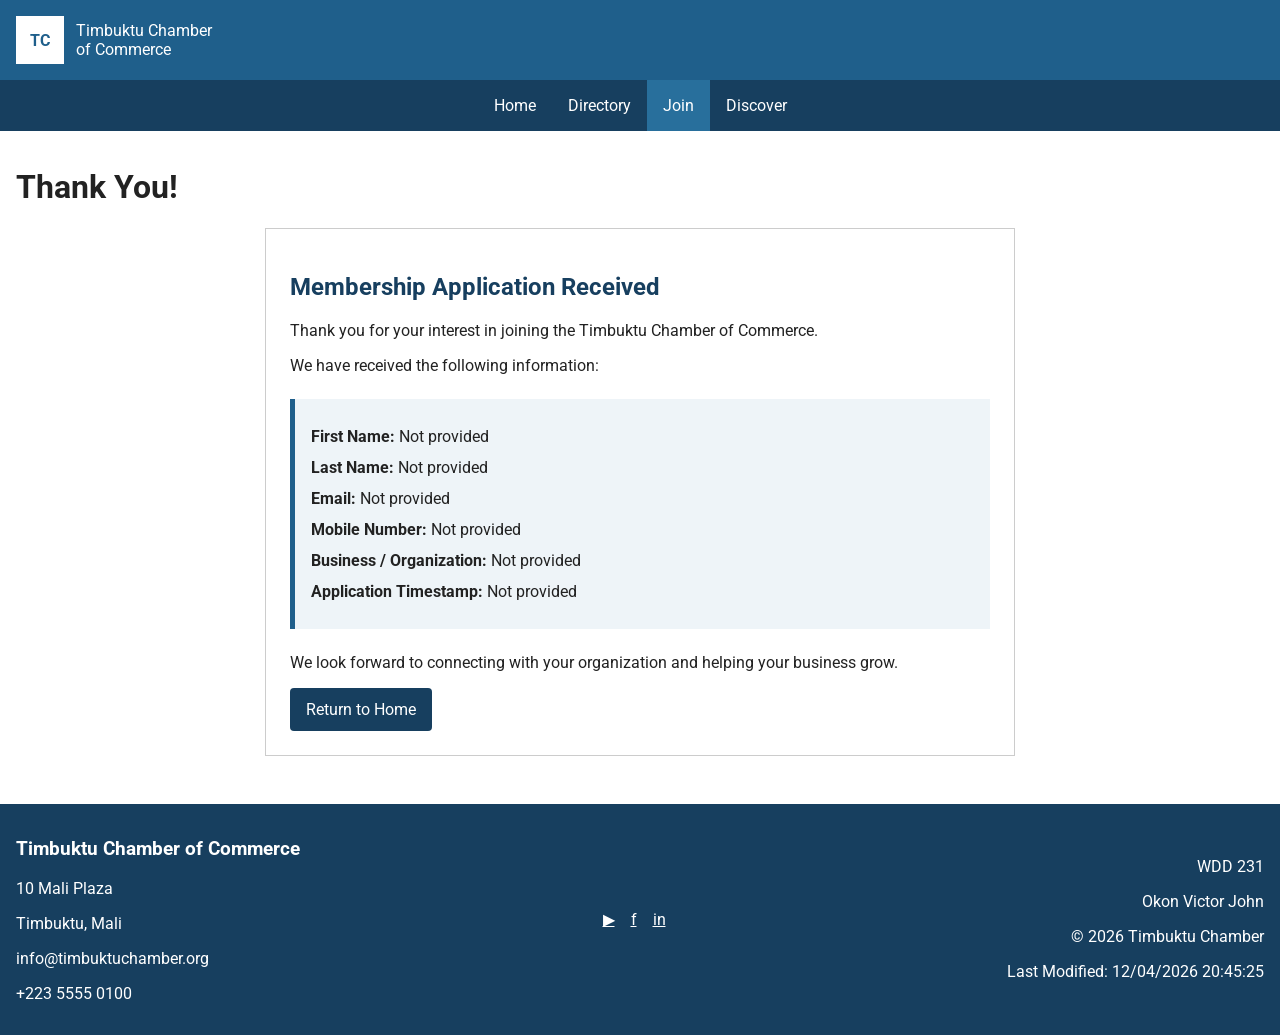
<file: chamber/thankyou.html>
<!DOCTYPE html>
<html lang="en">
<head>
    <meta charset="UTF-8">

    <meta name="viewport" content="width=device-width, initial-scale=1.0">

    <title>Thank You | Timbuktu Chamber of Commerce</title>

    <meta
        name="description"
        content="Thank you for applying to join the Timbuktu Chamber of Commerce."
    >

    <meta name="author" content="Okon Victor John">

    <link rel="icon" href="images/favicon.svg" type="image/svg+xml">

    <link rel="preconnect" href="https://fonts.googleapis.com">
    <link rel="preconnect" href="https://fonts.gstatic.com" crossorigin>

    <link
        href="https://fonts.googleapis.com/css2?family=Roboto:wght@400;500;700&display=swap"
        rel="stylesheet"
    >

    <link rel="stylesheet" href="styles/normalize.css">
    <link rel="stylesheet" href="styles/small.css">
    <link rel="stylesheet" href="styles/larger.css">

    <script src="scripts/navigation.js" defer></script>
    <script src="scripts/date.js" defer></script>
    <script src="scripts/thankyou.js" defer></script>
</head>

<body class="join-page">

<header>
    <div class="brand">
        <div class="logo">TC</div>

        <div>
            <span class="site-name">Timbuktu Chamber</span>
            <span class="site-subtitle">of Commerce</span>
        </div>
    </div>

    <button
        id="menu-button"
        aria-label="Open navigation menu"
        type="button"
    >
        ☰
    </button>
</header>

<nav id="navigation">
    <ul>
        <li>
            <a href="index.html">Home</a>
        </li>

        <li>
            <a href="directory.html">Directory</a>
        </li>

        <li>
            <a href="join.html" class="active">Join</a>
        </li>

        <li>
            <a href="discover.html">Discover</a>
        </li>
    </ul>
</nav>

<main>

    <h1>Thank You!</h1>

    <section class="thank-you-section">

        <h2>Membership Application Received</h2>

        <p>
            Thank you for your interest in joining the
            Timbuktu Chamber of Commerce.
        </p>

        <p>
            We have received the following information:
        </p>

        <div id="form-results"></div>

        <p>
            We look forward to connecting with your organization
            and helping your business grow.
        </p>

        <a href="index.html" class="cta-button">
            Return to Home
        </a>

    </section>

</main>

<footer>

    <div class="contact">
        <h3>Timbuktu Chamber of Commerce</h3>

        <p>10 Mali Plaza</p>
        <p>Timbuktu, Mali</p>
        <p>info@timbuktuchamber.org</p>
        <p>+223 5555 0100</p>
    </div>

    <div class="social">
        <a href="#" aria-label="YouTube">▶</a>
        <a href="#" aria-label="Facebook">f</a>
        <a href="#" aria-label="LinkedIn">in</a>
    </div>

    <div class="development">
        <p>WDD 231</p>
        <p>Okon Victor John</p>

        <p>
            © <span id="currentyear"></span>
            Timbuktu Chamber
        </p>

        <p id="lastModified"></p>
    </div>

</footer>

</body>
</html>
</file>
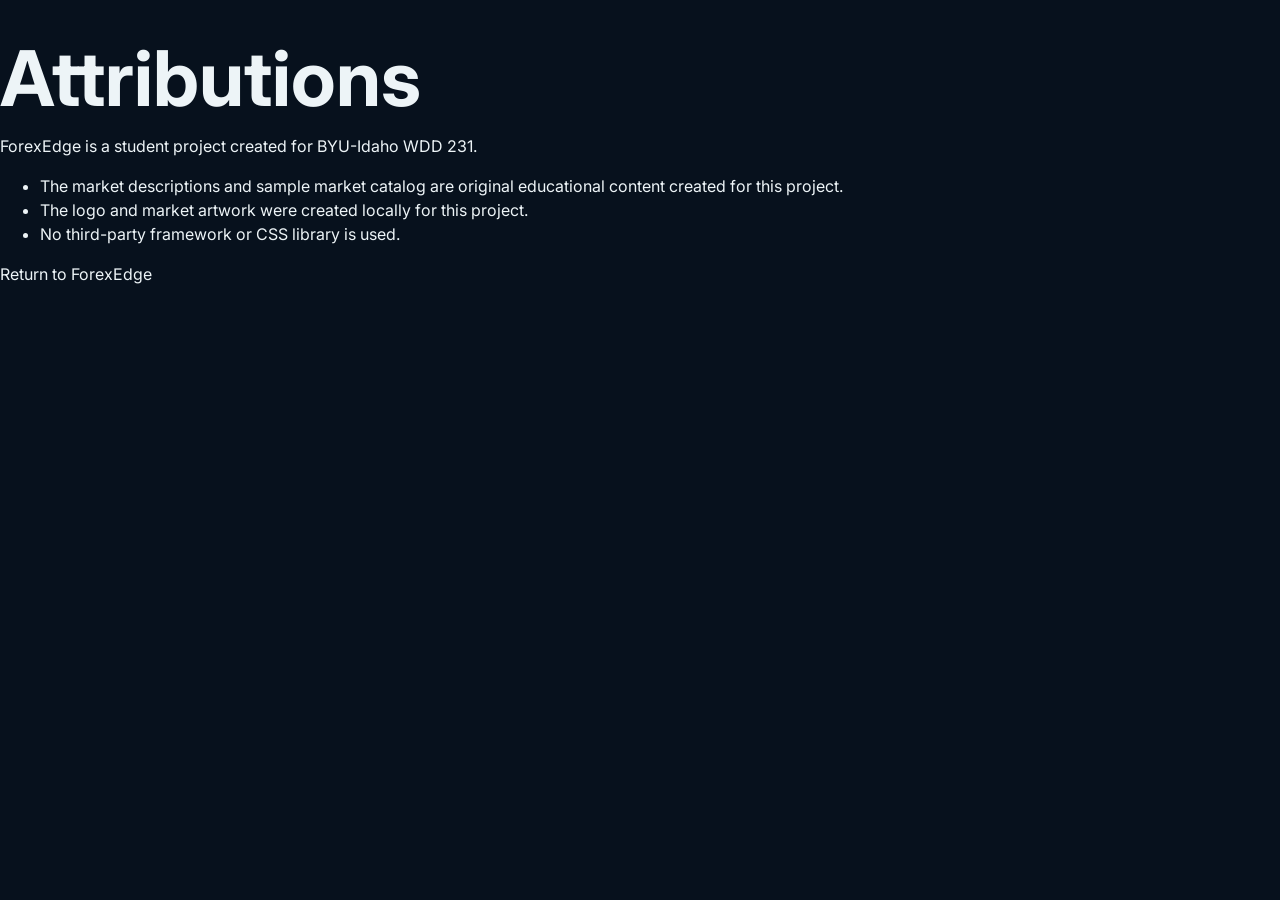
<file: final/attributions.html>
<!DOCTYPE html>
<html lang="en">

<head>
  <meta charset="UTF-8">

  <meta name="viewport" content="width=device-width, initial-scale=1.0">

  <title>Attributions | ForexEdge</title>

  <meta name="description" content="Sources and attributions for the ForexEdge student website project.">

  <meta name="author" content="Okon Victor John">

  <link rel="icon" href="images/favicon.svg" type="image/svg+xml">

  <link rel="preconnect" href="https://fonts.googleapis.com">
  <link rel="preconnect" href="https://fonts.gstatic.com" crossorigin>
  <link href="https://fonts.googleapis.com/css2?family=Inter:wght@400;500;600;700;800&display=swap" rel="stylesheet">

  <meta property="og:title" content="Attributions | ForexEdge">

  <meta property="og:description" content="Sources and attributions for the ForexEdge student website project.">

  <meta property="og:image" content="https://lilmuller.github.io/wdd231/final/images/social-preview.jpg">

  <meta property="og:url" content="https://lilmuller.github.io/wdd231/final/attributions.html">
  
  <meta property="og:type" content="website">
    
  <link rel="stylesheet" href="styles/normalize.css">
  <link rel="stylesheet" href="styles/small.css">
  <link rel="stylesheet" href="styles/larger.css">

  <script src="scripts/main.js" defer></script>
  <script type="module" src="scripts/home.js"></script>
</head>
<body>
<main>
<h1>Attributions</h1>
<p>ForexEdge is a student project created for BYU-Idaho WDD 231.</p>
<ul>
<li>The market descriptions and sample market catalog are original educational content created for this project.</li>
<li>The logo and market artwork were created locally for this project.</li>
<li>No third-party framework or CSS library is used.</li>
</ul>
<p><a href="index.html">Return to ForexEdge</a></p>
</main>
</body>
</html>
</file>
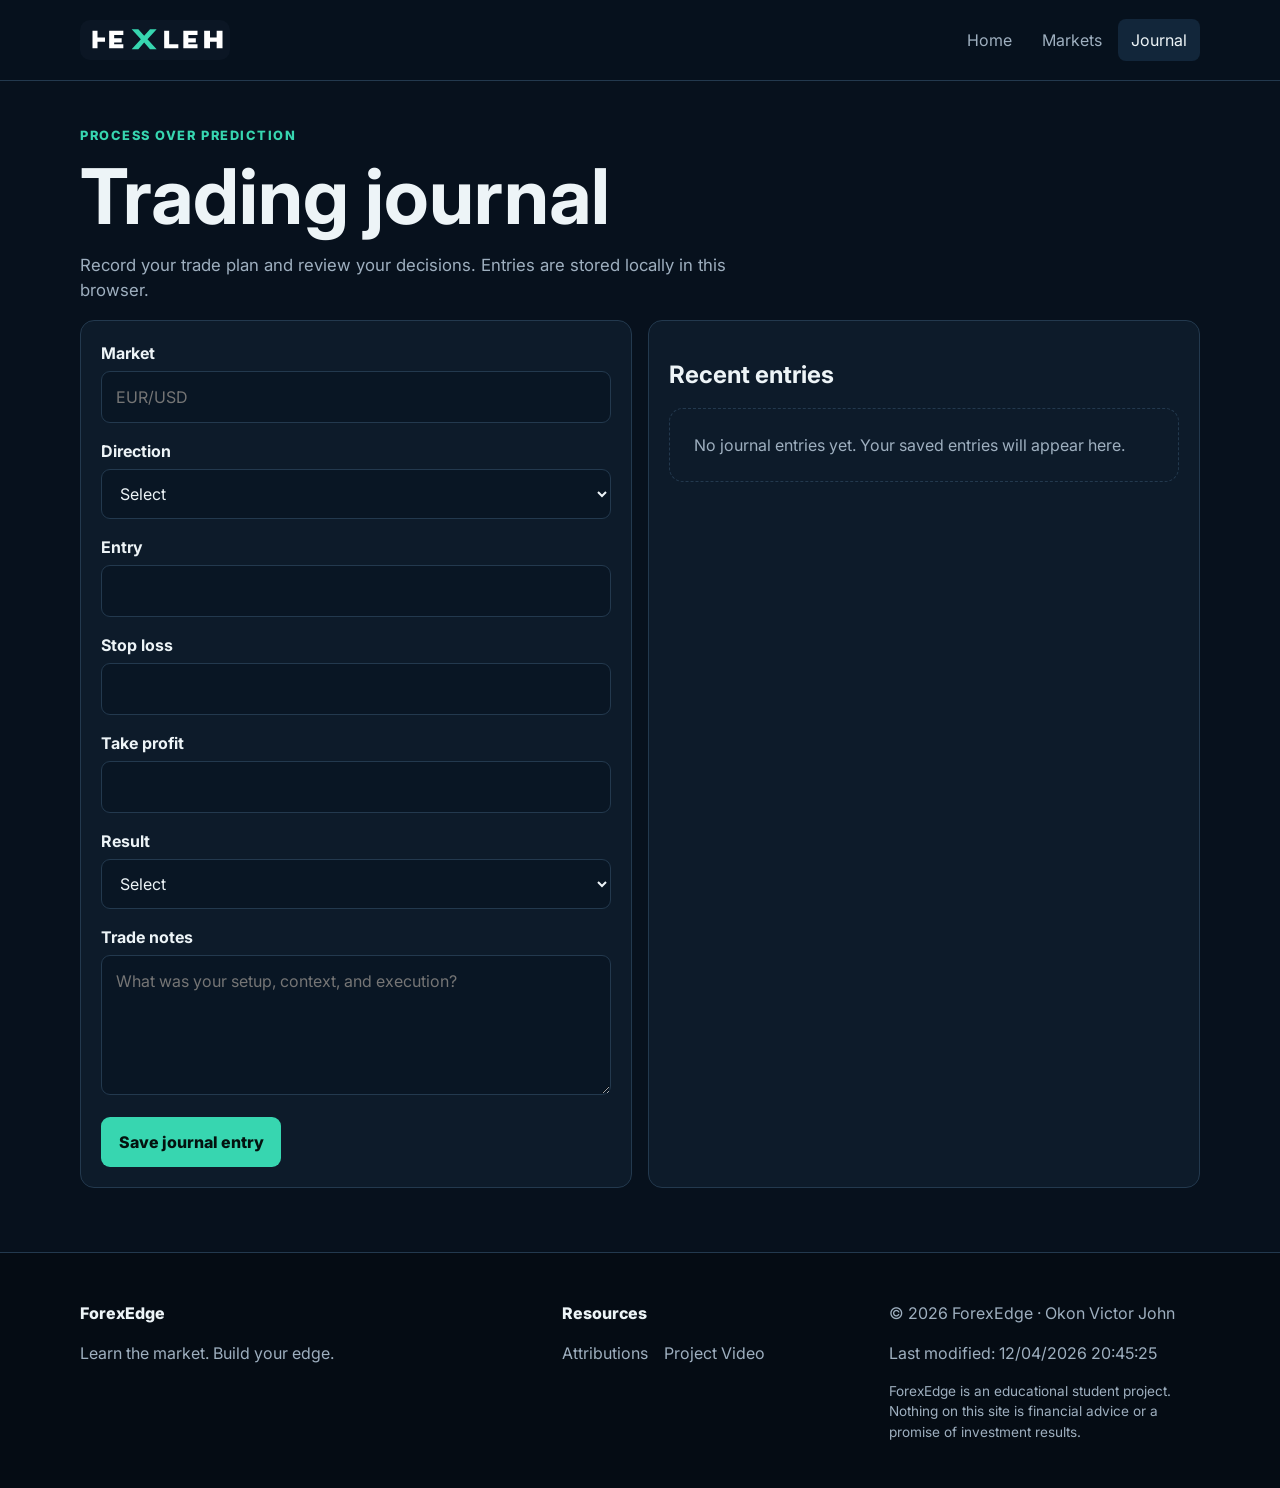
<file: final/journal.html>
<!DOCTYPE html>
<html lang="en">
<head>
<meta charset="UTF-8">
<meta name="viewport" content="width=device-width, initial-scale=1.0">
<title>Trading Journal | ForexEdge</title>
<meta name="description" content="Use the ForexEdge trading journal to record trade decisions and review your process using browser storage.">
<meta name="author" content="Okon Victor John">
<meta property="og:title" content="Trading Journal | ForexEdge">
<meta property="og:description" content="Use the ForexEdge trading journal to record trade decisions and review your process using browser storage.">
<meta property="og:image" content="https://lilmuller.github.io/wdd231/final/images/social-preview.jpg">
<meta property="og:url" content="https://lilmuller.github.io/wdd231/final/journal.html">
<link rel="icon" href="images/favicon.svg" type="image/svg+xml">
<link rel="preconnect" href="https://fonts.googleapis.com">
<link rel="preconnect" href="https://fonts.gstatic.com" crossorigin>
<link href="https://fonts.googleapis.com/css2?family=Inter:wght@400;500;600;700;800&display=swap" rel="stylesheet">
<link rel="stylesheet" href="styles/normalize.css">
<link rel="stylesheet" href="styles/small.css">
<link rel="stylesheet" href="styles/larger.css">
<script src="scripts/main.js" defer></script>
<script type="module" src="scripts/journal.js"></script>
</head>
<body data-page="journal">
<a class="skip-link" href="#main-content">Skip to main content</a>
<header class="site-header">
  <div class="container header-inner">
    <a class="brand" href="index.html" aria-label="ForexEdge home">
      <img src="images/logo.svg" alt="ForexEdge">
    </a>
    <button id="menu-button" class="menu-button" type="button" aria-controls="primary-nav" aria-expanded="false">
      ☰ <span class="visually-hidden">Menu</span>
    </button>
    <nav id="primary-nav" class="primary-nav" aria-label="Main navigation">
      <ul>
        <li><a href="index.html" data-page="home">Home</a></li>
        <li><a href="market.html" data-page="market">Markets</a></li>
        <li><a href="journal.html" data-page="journal">Journal</a></li>
      </ul>
    </nav>
  </div>
</header>
<main id="main-content">
  <div class="container">
    <p class="eyebrow">Process over prediction</p>
    <h1>Trading journal</h1>
    <p class="section-intro">Record your trade plan and review your decisions. Entries are stored locally in this browser.</p>

    <section class="form-layout">
      <form id="journal-form" class="form-card">
        <div class="form-field">
          <label for="symbol">Market</label>
          <input id="symbol" name="symbol" required placeholder="EUR/USD">
        </div>
        <div class="form-field">
          <label for="direction">Direction</label>
          <select id="direction" name="direction" required>
            <option value="">Select</option>
            <option>Long</option>
            <option>Short</option>
          </select>
        </div>
        <div class="form-field">
          <label for="entry">Entry</label>
          <input id="entry" name="entry" required>
        </div>
        <div class="form-field">
          <label for="stop">Stop loss</label>
          <input id="stop" name="stop" required>
        </div>
        <div class="form-field">
          <label for="target">Take profit</label>
          <input id="target" name="target" required>
        </div>
        <div class="form-field">
          <label for="result">Result</label>
          <select id="result" name="result" required>
            <option value="">Select</option>
            <option>Planned</option>
            <option>Win</option>
            <option>Loss</option>
            <option>Break even</option>
          </select>
        </div>
        <div class="form-field full">
          <label for="notes">Trade notes</label>
          <textarea id="notes" name="notes" required placeholder="What was your setup, context, and execution?"></textarea>
        </div>
        <button class="button" type="submit">Save journal entry</button>
      </form>

      <section class="form-card" aria-labelledby="journal-heading">
        <h2 id="journal-heading">Recent entries</h2>
        <p id="journal-empty" class="empty">No journal entries yet. Your saved entries will appear here.</p>
        <div id="journal-list" class="list"></div>
      </section>
    </section>
  </div>
</main>
<footer class="site-footer">
  <div class="container footer-grid">
    <div>
      <p class="footer-title">ForexEdge</p>
      <p>Learn the market. Build your edge.</p>
    </div>
    <div>
      <p class="footer-title">Resources</p>
      <div class="footer-links">
        <a href="attributions.html">Attributions</a>
        <a href="https://YOUR-VIDEO-LINK.example" target="_blank" rel="noopener">Project Video</a>
      </div>
    </div>
    <div>
      <p>© <span id="currentyear"></span> ForexEdge · Okon Victor John</p>
      <p>Last modified: <span id="lastModified"></span></p>
      <p class="disclaimer">ForexEdge is an educational student project. Nothing on this site is financial advice or a promise of investment results.</p>
    </div>
  </div>
</footer>
</body>
</html>
</file>
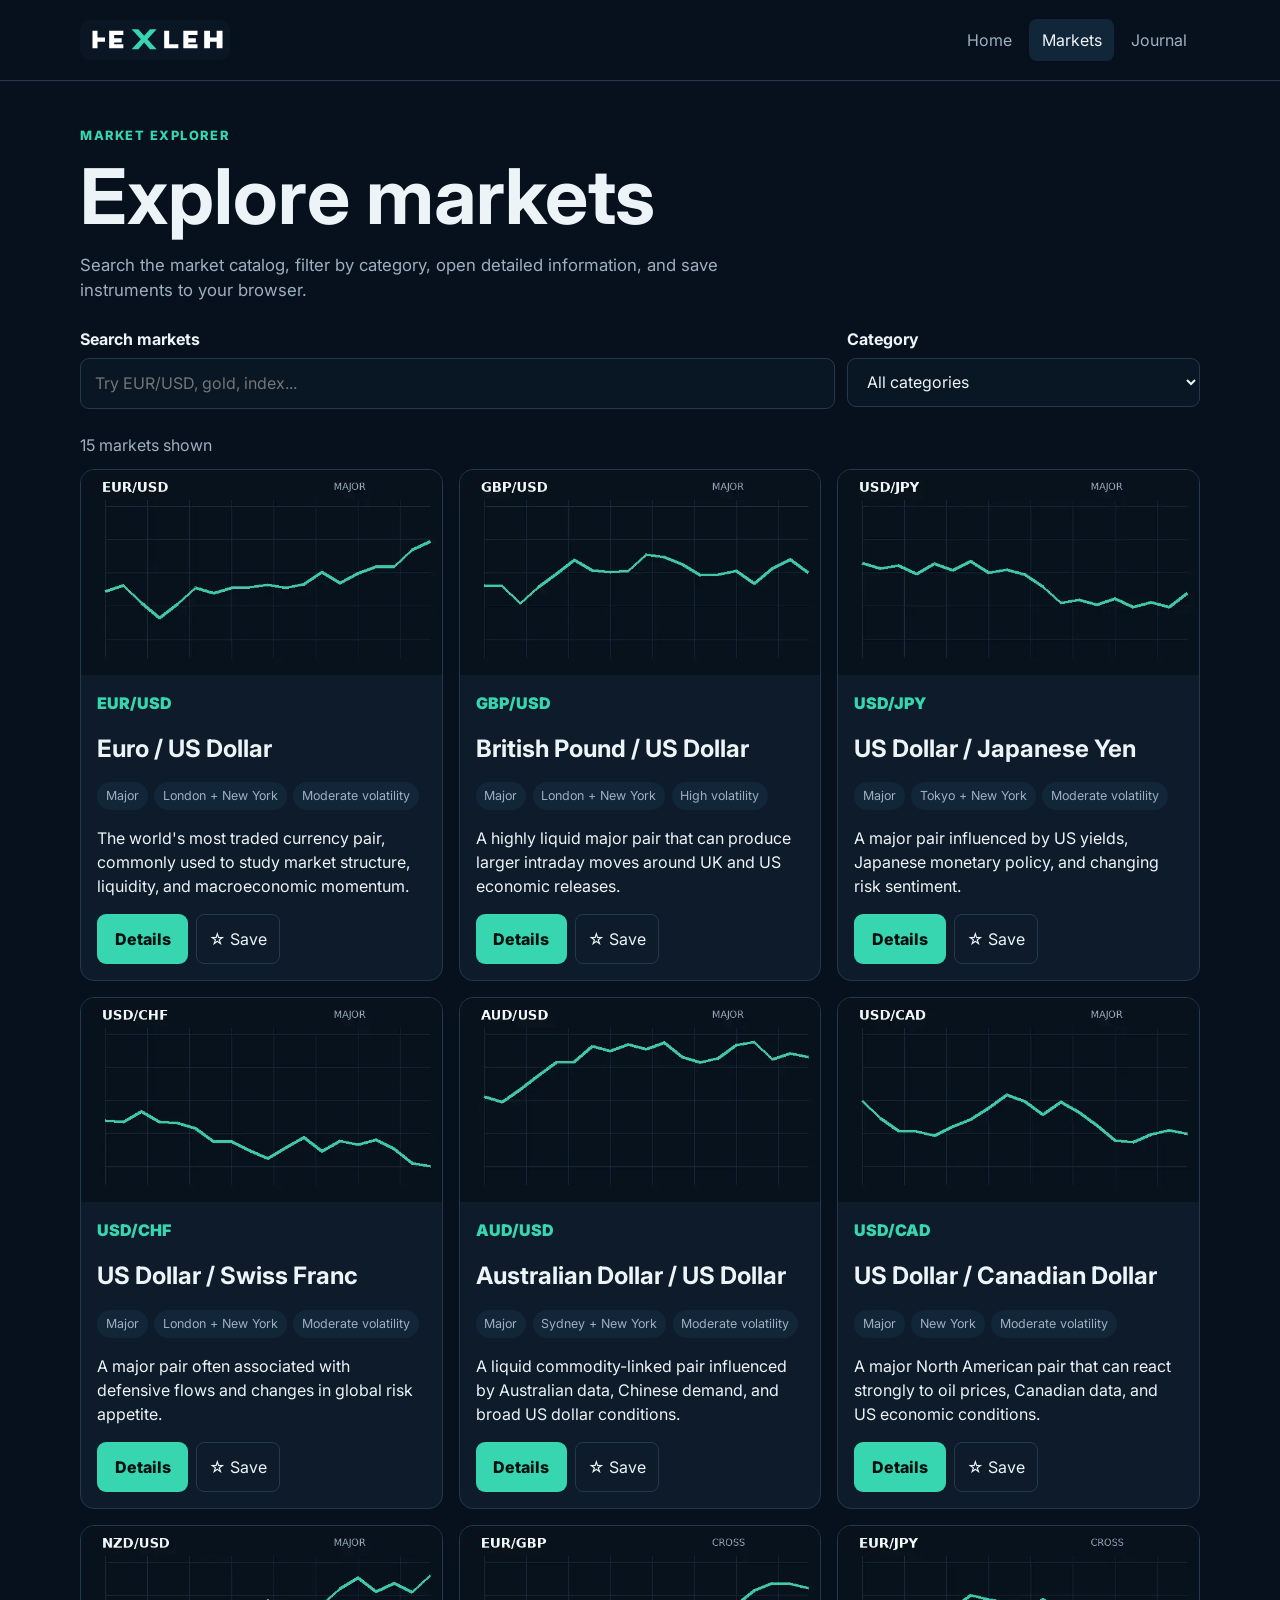
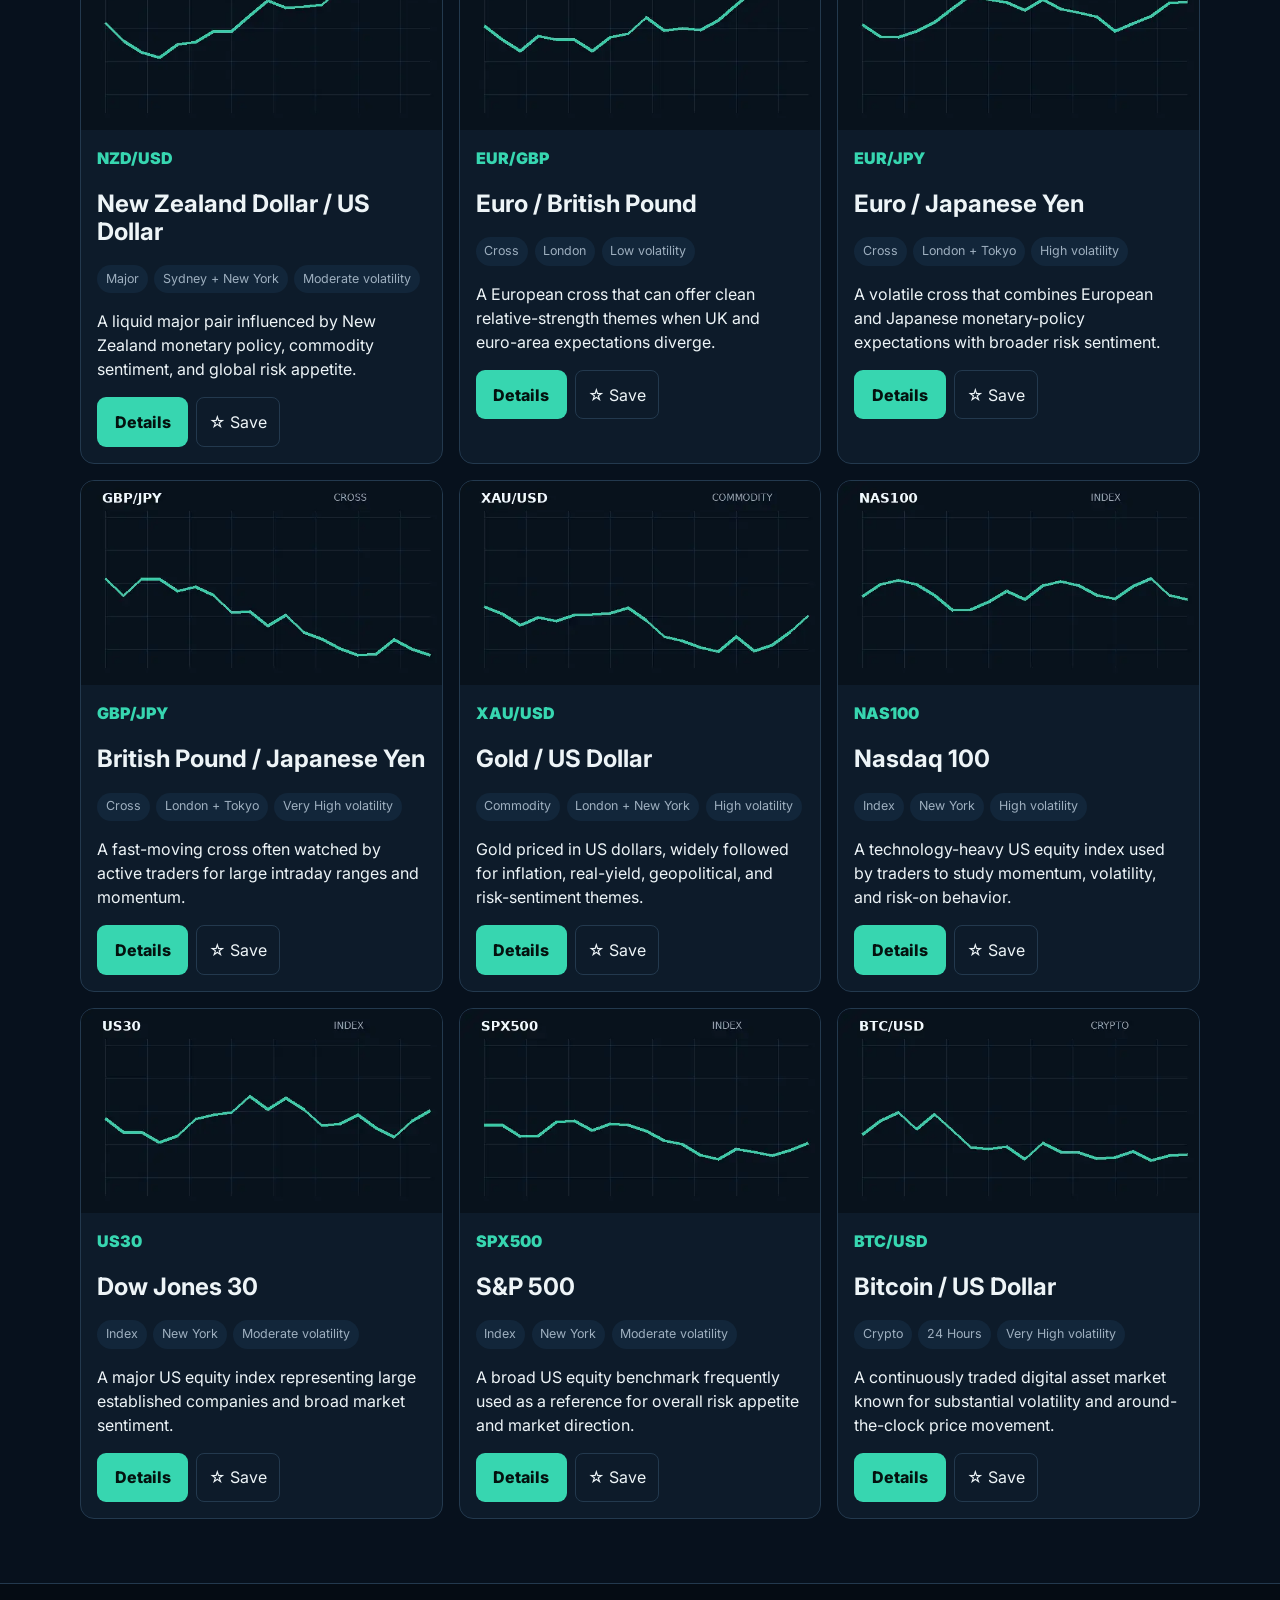
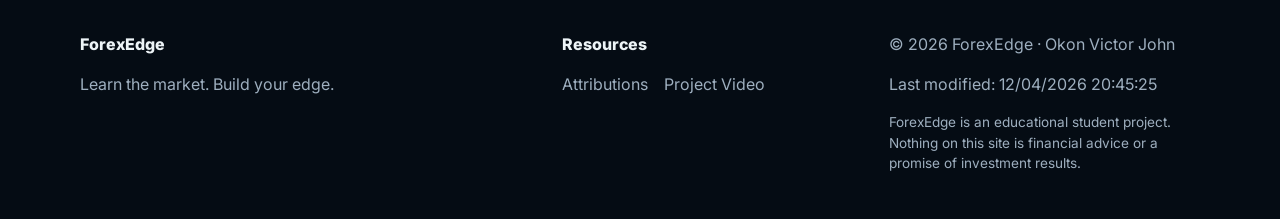
<file: final/market.html>
<!DOCTYPE html>
<html lang="en">
<head>
<meta charset="UTF-8">
<meta name="viewport" content="width=device-width, initial-scale=1.0">
<title>Markets | ForexEdge</title>
<meta name="description" content="Explore 15 forex, commodity, index, and crypto markets with searchable data, filters, details, and favorites.">
<meta name="author" content="Okon Victor John">
<meta property="og:title" content="Markets | ForexEdge">
<meta property="og:description" content="Explore 15 forex, commodity, index, and crypto markets with searchable data, filters, details, and favorites.">
<meta property="og:image" content="https://lilmuller.github.io/wdd231/final/images/social-preview.jpg">
<meta property="og:url" content="https://lilmuller.github.io/wdd231/final/market.html">
<link rel="icon" href="images/favicon.svg" type="image/svg+xml">
<link rel="preconnect" href="https://fonts.googleapis.com">
<link rel="preconnect" href="https://fonts.gstatic.com" crossorigin>
<link href="https://fonts.googleapis.com/css2?family=Inter:wght@400;500;600;700;800&display=swap" rel="stylesheet">
<link rel="stylesheet" href="styles/normalize.css">
<link rel="stylesheet" href="styles/small.css">
<link rel="stylesheet" href="styles/larger.css">
<script src="scripts/main.js" defer></script>
<script type="module" src="scripts/market.js"></script>
</head>
<body data-page="market">
<a class="skip-link" href="#main-content">Skip to main content</a>
<header class="site-header">
  <div class="container header-inner">
    <a class="brand" href="index.html" aria-label="ForexEdge home">
      <img src="images/logo.svg" alt="ForexEdge">
    </a>
    <button id="menu-button" class="menu-button" type="button" aria-controls="primary-nav" aria-expanded="false">
      ☰ <span class="visually-hidden">Menu</span>
    </button>
    <nav id="primary-nav" class="primary-nav" aria-label="Main navigation">
      <ul>
        <li><a href="index.html" data-page="home">Home</a></li>
        <li><a href="market.html" data-page="market">Markets</a></li>
        <li><a href="journal.html" data-page="journal">Journal</a></li>
      </ul>
    </nav>
  </div>
</header>
<main id="main-content">
  <div class="container">
    <p class="eyebrow">Market explorer</p>
    <h1>Explore markets</h1>
    <p class="section-intro">Search the market catalog, filter by category, open detailed information, and save instruments to your browser.</p>

    <section class="market-toolbar" aria-label="Market filters">
      <div>
        <label class="field-label" for="market-search">Search markets</label>
        <input id="market-search" type="search" placeholder="Try EUR/USD, gold, index..." autocomplete="off">
      </div>
      <div>
        <label class="field-label" for="category-filter">Category</label>
        <select id="category-filter">
          <option value="all">All categories</option>
        </select>
      </div>
    </section>

    <p id="market-status" class="status" aria-live="polite">Loading markets...</p>
    <section id="market-grid" class="card-grid market-grid" aria-label="Market instruments"></section>
  </div>
</main>

<dialog id="market-dialog" aria-labelledby="dialog-content">
  <div class="modal-inner">
    <button id="close-dialog" class="icon-button modal-close" type="button">Close</button>
    <div id="dialog-content"></div>
  </div>
</dialog>

<footer class="site-footer">
  <div class="container footer-grid">
    <div>
      <p class="footer-title">ForexEdge</p>
      <p>Learn the market. Build your edge.</p>
    </div>
    <div>
      <p class="footer-title">Resources</p>
      <div class="footer-links">
        <a href="attributions.html">Attributions</a>
        <a href="https://YOUR-VIDEO-LINK.example" target="_blank" rel="noopener">Project Video</a>
      </div>
    </div>
    <div>
      <p>© <span id="currentyear"></span> ForexEdge · Okon Victor John</p>
      <p>Last modified: <span id="lastModified"></span></p>
      <p class="disclaimer">ForexEdge is an educational student project. Nothing on this site is financial advice or a promise of investment results.</p>
    </div>
  </div>
</footer>
</body>
</html>
</file>
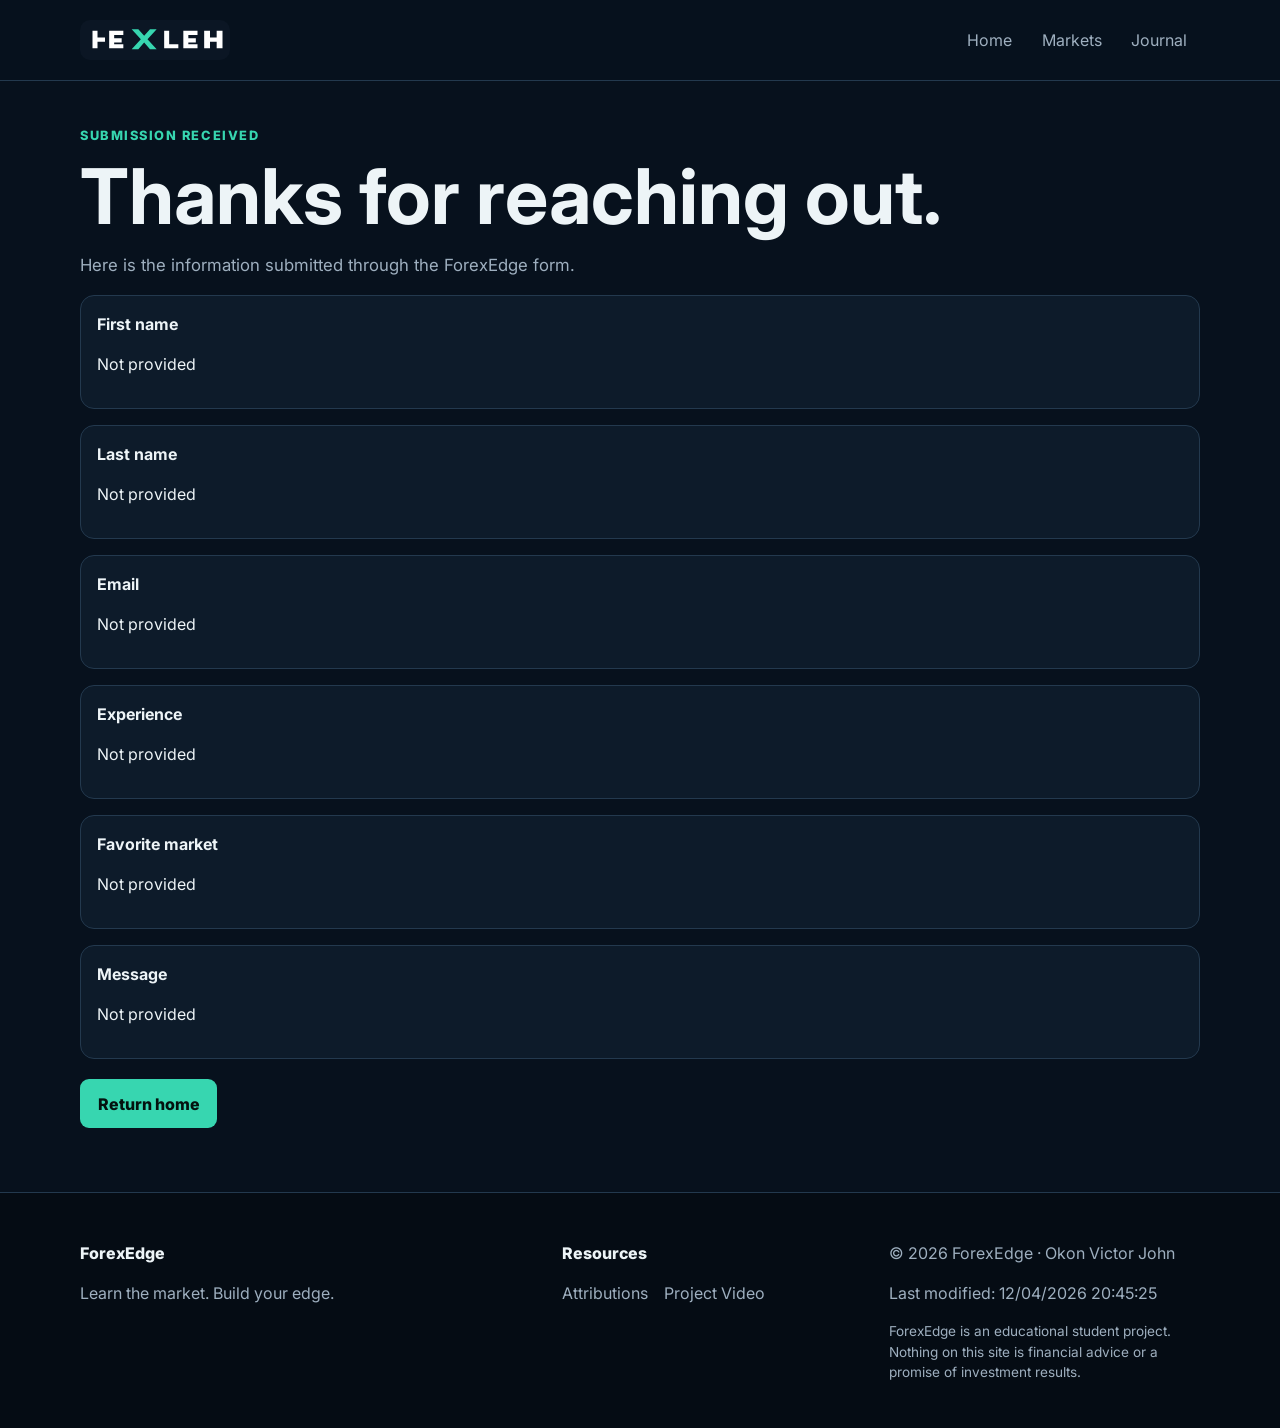
<file: final/thankyou.html>
<!DOCTYPE html>
<html lang="en">
<head>
<meta charset="UTF-8">
<meta name="viewport" content="width=device-width, initial-scale=1.0">
<title>Thank You | ForexEdge</title>
<meta name="description" content="Confirmation page for the ForexEdge contact and feedback form.">
<meta name="author" content="Okon Victor John">
<meta property="og:title" content="Thank You | ForexEdge">
<meta property="og:description" content="Confirmation page for the ForexEdge contact and feedback form.">
<meta property="og:image" content="https://lilmuller.github.io/wdd231/final/images/social-preview.jpg">
<meta property="og:url" content="https://lilmuller.github.io/wdd231/final/thankyou.html">
<link rel="icon" href="images/favicon.svg" type="image/svg+xml">
<link rel="preconnect" href="https://fonts.googleapis.com">
<link rel="preconnect" href="https://fonts.gstatic.com" crossorigin>
<link href="https://fonts.googleapis.com/css2?family=Inter:wght@400;500;600;700;800&display=swap" rel="stylesheet">
<link rel="stylesheet" href="styles/normalize.css">
<link rel="stylesheet" href="styles/small.css">
<link rel="stylesheet" href="styles/larger.css">
<script src="scripts/main.js" defer></script>
<script type="module" src="scripts/thankyou.js"></script>
</head>
<body>
<a class="skip-link" href="#main-content">Skip to main content</a>
<header class="site-header">
  <div class="container header-inner">
    <a class="brand" href="index.html" aria-label="ForexEdge home">
      <img src="images/logo.svg" alt="ForexEdge">
    </a>
    <button id="menu-button" class="menu-button" type="button" aria-controls="primary-nav" aria-expanded="false">
      ☰ <span class="visually-hidden">Menu</span>
    </button>
    <nav id="primary-nav" class="primary-nav" aria-label="Main navigation">
      <ul>
        <li><a href="index.html" data-page="home">Home</a></li>
        <li><a href="market.html" data-page="market">Markets</a></li>
        <li><a href="journal.html" data-page="journal">Journal</a></li>
      </ul>
    </nav>
  </div>
</header>
<main id="main-content">
  <div class="container">
    <p class="eyebrow">Submission received</p>
    <h1>Thanks for reaching out.</h1>
    <p class="section-intro">Here is the information submitted through the ForexEdge form.</p>
    <section id="submission-details" class="card-grid"></section>
    <div class="button-row">
      <a class="button" href="index.html">Return home</a>
    </div>
  </div>
</main>
<footer class="site-footer">
  <div class="container footer-grid">
    <div>
      <p class="footer-title">ForexEdge</p>
      <p>Learn the market. Build your edge.</p>
    </div>
    <div>
      <p class="footer-title">Resources</p>
      <div class="footer-links">
        <a href="attributions.html">Attributions</a>
        <a href="https://YOUR-VIDEO-LINK.example" target="_blank" rel="noopener">Project Video</a>
      </div>
    </div>
    <div>
      <p>© <span id="currentyear"></span> ForexEdge · Okon Victor John</p>
      <p>Last modified: <span id="lastModified"></span></p>
      <p class="disclaimer">ForexEdge is an educational student project. Nothing on this site is financial advice or a promise of investment results.</p>
    </div>
  </div>
</footer>
</body>
</html>
</file>
<file: styles/small.css>
* {
    box-sizing: border-box;
}

body {
    margin: 0;
    font-family: "Roboto", sans-serif;
    color: #222;
    background-color: #ffffff;
}

header {
    display: flex;
    justify-content: space-between;
    align-items: center;
    padding: 8px 10px;
    background-color: #ffffff;
}

.site-brand {
    display: flex;
    align-items: center;
    gap: 10px;
    font-size: 1.15rem;
}

.site-brand img {
    width: 48px;
    height: 48px;
}

#menu-button {
    border: 1px solid #aaa;
    background-color: #eeeeee;
    font-size: 1.5rem;
    width: 44px;
    height: 44px;
    cursor: pointer;
}

nav {
    background-color: #292929;
    display: none;
}

nav ul {
    list-style: none;
    margin: 0;
    padding: 0;
}

nav li {
    border-bottom: 1px solid #111;
}

nav a {
    display: block;
    padding: 13px 10px;
    color: white;
    text-decoration: none;
    font-weight: 500;
}

nav a:hover {
    background-color: #555;
}

nav a.active {
    background-color: #444;
}

main {
    padding: 0 10px 20px;
}

h1 {
    font-size: 1.5rem;
    font-weight: 400;
    margin: 16px 0 8px;
}

section {
    margin-bottom: 14px;
}

section h2 {
    margin: 0;
    padding: 6px;
    text-align: center;
    font-size: 1rem;
    color: white;
    background-color: #292929;
}

.about p {
    margin: 0;
    padding: 10px;
    line-height: 1.35;
    background-color: #e0e0e0;
}

.photo-section {
    background-color: #e0e0e0;
}

.student-photo {
    padding: 15px;
    display: flex;
    justify-content: center;
}

.student-photo img {
    width: 100%;
    max-width: 210px;
    aspect-ratio: 1 / 1;
    object-fit: cover;
    background-color: #aaa;
}

.courses {
    background-color: white;
}

.course-buttons {
    display: grid;
    grid-template-columns: repeat(3, 1fr);
    gap: 8px;
    padding: 8px 4px;
}

.course-buttons button {
    padding: 7px;
    border: 1px solid #777;
    border-radius: 5px;
    background-color: #ddd;
    font-weight: 500;
    cursor: pointer;
}

.course-buttons button:hover {
    background-color: #bbb;
}

.course-buttons button.selected {
    background-color: #292929;
    color: white;
}

#course-container {
    display: grid;
    gap: 7px;
}

.course-card {
    padding: 8px;
    text-align: center;
    background-color: #d9d9d9;
    border: 1px solid #aaa;
    border-radius: 2px;
    font-weight: 500;
}

.course-card.completed {
    background-color: #d7ead7;
    border-color: #588b58;
}

#credits {
    text-align: center;
    font-size: 0.85rem;
    margin: 10px 0;
}

footer {
    text-align: center;
    background-color: #e0e0e0;
    padding: 12px 10px;
    font-size: 0.8rem;
}

.social-links {
    display: flex;
    justify-content: center;
    align-items: center;
    gap: 18px;
    margin-bottom: 12px;
}

.social-links a {
    color: #000;
    text-decoration: none;
    font-weight: bold;
    font-size: 1.8rem;
}

.social-links a:nth-child(2) {
    font-size: 1rem;
}

footer p {
    margin: 5px 0;
}

nav.open {
    display: block;
}
</file>
<file: styles/larger.css>
@media screen and (min-width: 640px) {

    header {
        padding: 10px 20px;
    }

    .site-brand {
        font-size: 1.3rem;
    }

    .site-brand img {
        width: 55px;
        height: 55px;
    }

    #menu-button {
        display: none;
    }

    nav ul {
        display: flex;
    }

    nav li {
        border: none;
    }

    nav a {
        padding: 10px 16px;
    }

    main {
        max-width: 1200px;
        margin: 0 auto;
        padding: 0 15px 25px;
    }

    h1 {
        font-size: 1.7rem;
    }

    .home-grid {
        display: grid;
        grid-template-columns: 2fr 1fr;
        gap: 14px;
    }

    .about {
        grid-column: 1;
    }

    .photo-section {
        grid-column: 2;
    }

    .courses {
        grid-column: 1 / 3;
    }

    .about p {
        min-height: 175px;
    }

    .student-photo {
        min-height: 175px;
        align-items: center;
    }

    .student-photo img {
        width: 140px;
        height: 140px;
    }

    .course-buttons {
        grid-template-columns: repeat(3, 1fr);
    }

    #course-container {
        grid-template-columns: repeat(3, 1fr);
    }

    .course-card {
        min-height: 38px;
        display: flex;
        align-items: center;
        justify-content: center;
    }

    nav {
        display: block;
    }
}
</file>
<file: chamber/styles/small.css>
body {
    font-family: "Roboto", sans-serif;
    margin: 0;
    color: #222;
}

header {
    display: flex;
    justify-content: space-between;
    align-items: center;
    padding: 1rem;
    background: #1f5f8b;
    color: white;
}

.brand {
    display: flex;
    align-items: center;
    gap: .75rem;
}

.logo {
    width: 48px;
    height: 48px;
    display: grid;
    place-items: center;
    background: white;
    color: #1f5f8b;
    font-weight: bold;
}

.site-name,
.site-subtitle {
    display: block;
}

#menu-button {
    font-size: 1.5rem;
}

nav {
    display: none;
    background: #173f5f;
}

nav.open {
    display: block;
}

nav ul {
    list-style: none;
    margin: 0;
    padding: 0;
}

nav a {
    display: block;
    padding: 1rem;
    color: white;
    text-decoration: none;
}

nav a.active,
nav a:hover {
    background: #286f9c;
}

main {
    padding: 1rem;
}

.view-buttons {
    text-align: right;
    margin-bottom: 1rem;
}

.view-buttons button {
    font-size: 1.5rem;
}

.grid {
    display: grid;
    gap: 1rem;
}

.member-card {
    border: 1px solid #ccc;
    padding: 1rem;
    background: #f7f7f7;
}

.member-card img {
    width: 100%;
    max-height: 180px;
    object-fit: cover;
}

.list {
    display: block;
}

.list .member-card {
    display: grid;
    grid-template-columns: 120px 1fr;
    gap: 1rem;
    margin-bottom: 1rem;
}

footer {
    background: #173f5f;
    color: white;
    padding: 1rem;
}

footer a {
    color: white;
    margin-right: .75rem;
}

.home-page .hero {
    position: relative;
    margin-bottom: 1.5rem;
}

.home-page .hero img {
    display: block;
    width: 100%;
    height: auto;
}

.home-page .hero-content {
    position: absolute;
    bottom: 1rem;
    left: 1rem;
    right: 1rem;
    padding: 1rem;
    background-color: rgb(23 63 95 / 90%);
    color: white;
}

.home-page .hero-content h1 {
    margin: 0 0 0.5rem;
}

.home-page .hero-content p {
    margin: 0 0 1rem;
}

.home-page .cta-button {
    display: inline-block;
    padding: 0.75rem 1rem;
    background-color: #ffffff;
    color: #173f5f;
    text-decoration: none;
    font-weight: 700;
    border-radius: 4px;
}

.home-page .home-grid {
    display: grid;
    gap: 1rem;
}

.home-page .home-section {
    border: 1px solid #ccc;
}

.home-page .home-section > h2 {
    margin: 0;
    padding: 0.75rem;
    background-color: #173f5f;
    color: #ffffff;
}

.home-page .event {
    padding: 1rem;
    border-bottom: 1px solid #ddd;
}

.home-page .event:last-child {
    border-bottom: none;
}

.home-page .current-weather-content {
    display: flex;
    align-items: center;
    gap: 1rem;
    padding: 1rem;
}

.home-page .temperature {
    font-size: 2rem;
    font-weight: 700;
    margin: 0;
}

.home-page #forecast {
    display: grid;
    gap: 0.75rem;
    padding: 1rem;
}

.home-page .forecast-card {
    padding: 0.75rem;
    text-align: center;
    background-color: #eef4f8;
    border: 1px solid #cbdbe5;
}

.home-page #spotlight-container {
    display: grid;
    gap: 1rem;
    padding: 1rem;
}

.home-page .spotlight-card {
    padding: 1rem;
    border: 1px solid #ccc;
}

.home-page .spotlight-card img {
    display: block;
    width: 100%;
    max-width: 180px;
    height: 120px;
    object-fit: contain;
    margin: 0 auto 1rem;
}

.home-page .membership {
    display: inline-block;
    padding: 0.25rem 0.5rem;
    background-color: #173f5f;
    color: #ffffff;
    font-size: 0.8rem;
}

.home-page .spotlight-info p {
    margin: 0.5rem 0;
}


.join-page .join-layout {
    display: grid;
    gap: 2rem;
}

.join-page .membership-form-section,
.join-page .membership-levels {
    background-color: #ffffff;
}

.join-page .membership-form-section h2,
.join-page .membership-levels h2 {
    margin-top: 0;
    padding: 0.75rem 1rem;
    background-color: #173f5f;
    color: #ffffff;
}


/* FORM */

.join-page form {
    padding: 1rem;
}

.join-page form > label {
    display: block;
    margin-bottom: 1rem;
    font-weight: 700;
}

.join-page form input[type="text"],
.join-page form input[type="email"],
.join-page form input[type="tel"],
.join-page form textarea {
    display: block;
    width: 100%;
    margin-top: 0.4rem;
    padding: 0.75rem;
    border: 1px solid #777;
    border-radius: 4px;
    font: inherit;
}

.join-page form input:focus,
.join-page form textarea:focus {
    outline: 3px solid #286f9c;
    outline-offset: 1px;
}


/* MEMBERSHIP RADIO BUTTONS */

.join-page fieldset {
    margin: 1rem 0;
    padding: 1rem;
    border: 1px solid #aaa;
}

.join-page legend {
    padding: 0 0.5rem;
    font-weight: 700;
}

.join-page fieldset label {
    display: block;
    margin: 0.75rem 0;
    font-weight: 400;
}

.join-page fieldset input {
    margin-right: 0.5rem;
}


/* SUBMIT */

.join-page input[type="submit"] {
    width: 100%;
    padding: 0.9rem;
    border: none;
    border-radius: 4px;
    background-color: #1f5f8b;
    color: #ffffff;
    font: inherit;
    font-weight: 700;
    cursor: pointer;
}

.join-page input[type="submit"]:hover {
    background-color: #286f9c;
}


/* MEMBERSHIP CARDS */

.join-page .membership-levels {
    display: grid;
    gap: 1rem;
    padding-bottom: 1rem;
}

.join-page .membership-card {
    margin: 0 1rem;
    padding: 1.25rem;
    border: 1px solid #aaa;
    border-left: 6px solid #1f5f8b;
    border-radius: 4px;
    background-color: #f7f7f7;
    animation: membershipEntrance 0.8s ease-out both;
}

.join-page .membership-card:nth-child(2) {
    animation-delay: 0.15s;
}

.join-page .membership-card:nth-child(3) {
    animation-delay: 0.3s;
}

.join-page .membership-card:nth-child(4) {
    animation-delay: 0.45s;
}

.join-page .membership-card h3 {
    margin-top: 0;
    color: #173f5f;
}

.join-page .membership-card button {
    padding: 0.6rem 1rem;
    border: none;
    border-radius: 4px;
    background-color: #173f5f;
    color: #ffffff;
    font: inherit;
    cursor: pointer;
}

.join-page .membership-card button:hover {
    background-color: #286f9c;
}


/* INITIAL PAGE-LOAD ANIMATION */

@keyframes membershipEntrance {

    from {
        opacity: 0;
        transform: translateY(25px);
    }

    to {
        opacity: 1;
        transform: translateY(0);
    }

}


/* MODALS */

.join-page dialog {
    width: min(90%, 500px);
    padding: 1.5rem;
    border: none;
    border-radius: 6px;
    box-shadow: 0 10px 30px rgb(0 0 0 / 30%);
}

.join-page dialog::backdrop {
    background-color: rgb(0 0 0 / 60%);
}

.join-page dialog h2 {
    margin-top: 0;
    color: #173f5f;
}

.join-page dialog li {
    margin-bottom: 0.75rem;
}

.join-page .close-modal {
    padding: 0.6rem 1rem;
    border: none;
    border-radius: 4px;
    background-color: #173f5f;
    color: #ffffff;
    font: inherit;
    cursor: pointer;
}

.join-page .close-modal:hover {
    background-color: #286f9c;
}


.join-page .thank-you-section {
    max-width: 750px;
    margin: 0 auto 2rem;
    padding: 1.5rem;
    border: 1px solid #ccc;
    background-color: #ffffff;
}

.join-page .thank-you-section h2 {
    color: #173f5f;
}

.join-page .submitted-information {
    margin: 1.5rem 0;
    padding: 1rem;
    border-left: 5px solid #1f5f8b;
    background-color: #eef4f8;
}

.join-page .submitted-information p {
    margin: 0.75rem 0;
}

.join-page .thank-you-section .cta-button {
    display: inline-block;
    padding: 0.75rem 1rem;
    background-color: #173f5f;
    color: #ffffff;
    text-decoration: none;
    border-radius: 4px;
}

.join-page .thank-you-section .cta-button:hover {
    background-color: #286f9c;
}

/* ========================================
   DISCOVER PAGE
   ======================================== */

.discover-page {
    width: 100%;
}

.discover-page .visit-message {
    margin: 1rem 0;
    padding: 1rem;
    border-left: 5px solid #1f5f8b;
    background-color: #eef4f8;
    font-weight: 500;
}

.discover-page .discover-grid {
    display: grid;

    gap: 1rem;

    grid-template-columns: 1fr;

    grid-template-areas:
        "area1"
        "area2"
        "area3"
        "area4"
        "area5"
        "area6"
        "area7"
        "area8";
}

.discover-page .area-1 {
    grid-area: area1;
}

.discover-page .area-2 {
    grid-area: area2;
}

.discover-page .area-3 {
    grid-area: area3;
}

.discover-page .area-4 {
    grid-area: area4;
}

.discover-page .area-5 {
    grid-area: area5;
}

.discover-page .area-6 {
    grid-area: area6;
}

.discover-page .area-7 {
    grid-area: area7;
}

.discover-page .area-8 {
    grid-area: area8;
}


.discover-page .discover-card {
    overflow: hidden;

    border: 1px solid #ccc;

    background-color: #ffffff;
}


.discover-page .discover-card h2 {
    margin: 0;
    padding: 0.75rem 1rem;

    background-color: #173f5f;
    color: #ffffff;

    font-size: 1.2rem;
}


.discover-page .discover-card figure {
    margin: 0;
}


.discover-page .discover-card img {
    display: block;

    width: 100%;
    height: auto;

    aspect-ratio: 3 / 2;

    object-fit: cover;
}


.discover-page .discover-card address {
    padding: 0.75rem 1rem 0;

    font-style: normal;
    font-weight: 700;
}


.discover-page .discover-card p {
    padding: 0 1rem;

    line-height: 1.6;
}


.discover-page .discover-card button {
    margin: 0 1rem 1rem;

    padding: 0.65rem 1rem;

    border: none;
    border-radius: 4px;

    background-color: #173f5f;
    color: #ffffff;

    font: inherit;
    font-weight: 700;

    cursor: pointer;
}


.discover-page .discover-card button:hover {
    background-color: #1f5f8b;
}
</file>
<file: chamber/styles/larger.css>
@media screen and (min-width: 700px) {

    #menu-button {
        display: none;
    }

    nav {
        display: block;
    }

    nav ul {
        display: flex;
        justify-content: center;
    }

    .grid {
        grid-template-columns: repeat(3, 1fr);
    }

    footer {
        display: grid;
        grid-template-columns: 1fr auto 1fr;
        align-items: center;
        gap: 2rem;
    }

    .social {
        text-align: center;
    }

    .development {
        text-align: right;
    }
    
    .home-page .hero-content {
        left: auto;
        right: 2rem;
        bottom: 2rem;
        width: 420px;
    }

    .home-page .home-grid {
        grid-template-columns: 1fr 1fr;
    }

    .home-page .events {
        grid-column: 1;
    }

    .home-page .weather {
        grid-column: 2;
    }

    .home-page .spotlights {
        grid-column: 1 / 3;
    }

    .home-page #forecast {
        grid-template-columns: repeat(3, 1fr);
    }

    .home-page #spotlight-container {
        grid-template-columns: repeat(3, 1fr);
    }

    /* JOIN PAGE - LARGE SCREENS */

    .join-page .join-layout {
        grid-template-columns: minmax(0, 2fr) minmax(280px, 1fr);
        align-items: start;
    }

    .join-page .membership-levels {
        position: sticky;
        top: 1rem;
    }

    .join-page .membership-card {
        margin: 0 1rem;
    }

    .discover-page .discover-grid {
        grid-template-columns:
            repeat(4, minmax(0, 1fr));

        grid-template-areas:
            "area1 area1 area2 area3"
            "area4 area5 area5 area6"
            "area7 area8 area8 area8";
    }

}
</file>
<file: final/styles/small.css>
:root{
  --bg:#07111d;
  --surface:#0d1b2a;
  --surface-2:#12263a;
  --text:#edf4f7;
  --muted:#9eafbf;
  --accent:#37d6b0;
  --accent-dark:#128f76;
  --border:#23394e;
  --danger:#ff7676;
  --max:1120px;
  --radius:14px;
}
body{
  background:var(--bg);
  color:var(--text);
  font-family:"Inter",system-ui,sans-serif;
}
a{text-decoration:none}
.container{width:min(100% - 2rem,var(--max));margin-inline:auto}
.site-header{
  border-bottom:1px solid var(--border);
  background:rgba(7,17,29,.97);
}
.header-inner{
  min-height:72px;
  display:flex;
  align-items:center;
  justify-content:space-between;
  gap:1rem;
}
.brand{display:flex;align-items:center;gap:.75rem;font-weight:800}
.brand img{width:150px;height:auto}
.menu-button{
  border:1px solid var(--border);
  background:var(--surface);
  color:var(--text);
  border-radius:8px;
  padding:.5rem .65rem;
  cursor:pointer;
}
.primary-nav{display:none}
.primary-nav.open{display:block}
.primary-nav ul{list-style:none;padding:0;margin:0;display:flex;flex-direction:column;gap:.25rem}
.primary-nav a{
  display:block;
  padding:.75rem 1rem;
  border-radius:8px;
  color:var(--muted);
}
.primary-nav a:hover,.primary-nav a.active{background:var(--surface-2);color:var(--text)}
main{min-height:65vh;padding:2rem 0 4rem}
.hero{
  display:grid;
  gap:1.5rem;
  align-items:center;
  padding:2rem 0 3rem;
}
.hero-copy{max-width:650px}
.eyebrow{
  color:var(--accent);
  font-weight:800;
  letter-spacing:.12em;
  text-transform:uppercase;
  font-size:.8rem;
}
h1{font-size:clamp(2.3rem,8vw,4.8rem);line-height:1.02;margin:.5rem 0 1rem}
h2{line-height:1.15}
.hero p,.section-intro{color:var(--muted);font-size:1.05rem;max-width:700px}
.hero-art{
  border:1px solid var(--border);
  border-radius:var(--radius);
  overflow:hidden;
  background:var(--surface);
}
.hero-art img{width:100%;height:auto}
.button{
  display:inline-flex;
  align-items:center;
  justify-content:center;
  border:0;
  border-radius:9px;
  padding:.8rem 1.1rem;
  background:var(--accent);
  color:#04120f;
  font-weight:800;
  cursor:pointer;
}
.button.secondary{background:var(--surface-2);color:var(--text);border:1px solid var(--border)}
.button:hover{filter:brightness(1.08)}
.button-row{display:flex;flex-wrap:wrap;gap:.75rem;margin-top:1.25rem}
.section{margin-top:2.5rem}
.section-heading{display:flex;justify-content:space-between;align-items:end;gap:1rem;flex-wrap:wrap}
.card-grid{display:grid;gap:1rem}
.feature-card,.market-card,.journal-card,.form-card,.info-card{
  background:var(--surface);
  border:1px solid var(--border);
  border-radius:var(--radius);
}
.feature-card{padding:1.25rem}
.feature-card strong{color:var(--accent);font-size:1.4rem}
.market-toolbar{
  display:grid;
  gap:.75rem;
  margin:1.5rem 0;
}
.field-label{display:block;font-weight:700;margin-bottom:.4rem}
input,select,textarea{
  width:100%;
  padding:.8rem .9rem;
  color:var(--text);
  background:#091624;
  border:1px solid var(--border);
  border-radius:9px;
}
textarea{min-height:140px;resize:vertical}
.market-card{overflow:hidden}
.market-card img{width:100%;height:auto}
.market-body{padding:1rem}
.market-meta{display:flex;flex-wrap:wrap;gap:.4rem;margin:.75rem 0}
.badge{
  display:inline-flex;
  padding:.3rem .55rem;
  border-radius:999px;
  background:var(--surface-2);
  color:var(--muted);
  font-size:.78rem;
}
.market-symbol{color:var(--accent);font-weight:900}
.market-actions{display:flex;gap:.5rem;margin-top:1rem}
.icon-button{
  border:1px solid var(--border);
  background:transparent;
  color:var(--text);
  border-radius:8px;
  padding:.6rem .75rem;
  cursor:pointer;
}
.icon-button[aria-pressed="true"]{background:#173d36;border-color:var(--accent);color:var(--accent)}
.status{color:var(--muted);margin:.75rem 0}
dialog{
  width:min(92vw,650px);
  border:1px solid var(--border);
  border-radius:var(--radius);
  background:var(--surface);
  color:var(--text);
  padding:0;
  box-shadow:0 20px 70px rgba(0,0,0,.6);
}
dialog::backdrop{background:rgba(0,0,0,.7)}
.modal-inner{padding:1.5rem}
.modal-close{float:right}
.form-layout{display:grid;gap:1rem}
.form-card{padding:1.25rem}
.form-field{margin-bottom:1rem}
.form-field label{display:block;font-weight:700;margin-bottom:.4rem}
.form-field small{color:var(--muted)}
.error{color:var(--danger)}
.success{color:var(--accent)}
.list{display:grid;gap:.75rem}
.journal-entry{padding:1rem;border-top:1px solid var(--border)}
.journal-entry:first-child{border-top:0}
.site-footer{border-top:1px solid var(--border);background:#050c14;padding:2rem 0;color:var(--muted)}
.footer-grid{display:grid;gap:1rem}
.footer-title{color:var(--text);font-weight:800}
.footer-links{display:flex;flex-wrap:wrap;gap:1rem}
.footer-links a:hover{color:var(--accent)}
.disclaimer{font-size:.85rem}
.empty{padding:1.5rem;border:1px dashed var(--border);border-radius:var(--radius);color:var(--muted)}
.skip-link{position:absolute;left:-9999px;top:auto}
.skip-link:focus{left:1rem;top:1rem;background:var(--accent);color:#000;padding:.75rem;z-index:100}
@media (prefers-reduced-motion:reduce){
  *,*::before,*::after{scroll-behavior:auto!important;transition:none!important}
}
</file>
<file: final/styles/larger.css>
@media (min-width:700px){
  .menu-button{display:none}
  .header-inner{min-height:80px}
  .primary-nav{display:block}
  .primary-nav ul{flex-direction:row;align-items:center}
  .primary-nav a{padding:.55rem .8rem}
  .hero{grid-template-columns:1.05fr .95fr;padding:4rem 0}
  .card-grid.three{grid-template-columns:repeat(3,1fr)}
  .market-toolbar{grid-template-columns:1.5fr .7fr}
  .market-grid{grid-template-columns:repeat(2,minmax(0,1fr))}
  .form-layout{grid-template-columns:1fr 1fr}
  .full{grid-column:1/-1}
  .footer-grid{grid-template-columns:1.5fr 1fr 1fr}
}
@media (min-width:1000px){
  .market-grid{grid-template-columns:repeat(3,minmax(0,1fr))}
}
</file>
<file: chamber/styles/medium.css>
@media screen and (min-width: 641px) and (max-width: 1024px) {

    .discover-page .discover-grid {
        grid-template-columns: 1fr 1fr;

        grid-template-areas:
            "area1 area2"
            "area3 area4"
            "area5 area6"
            "area7 area8";
    }

}
</file>
